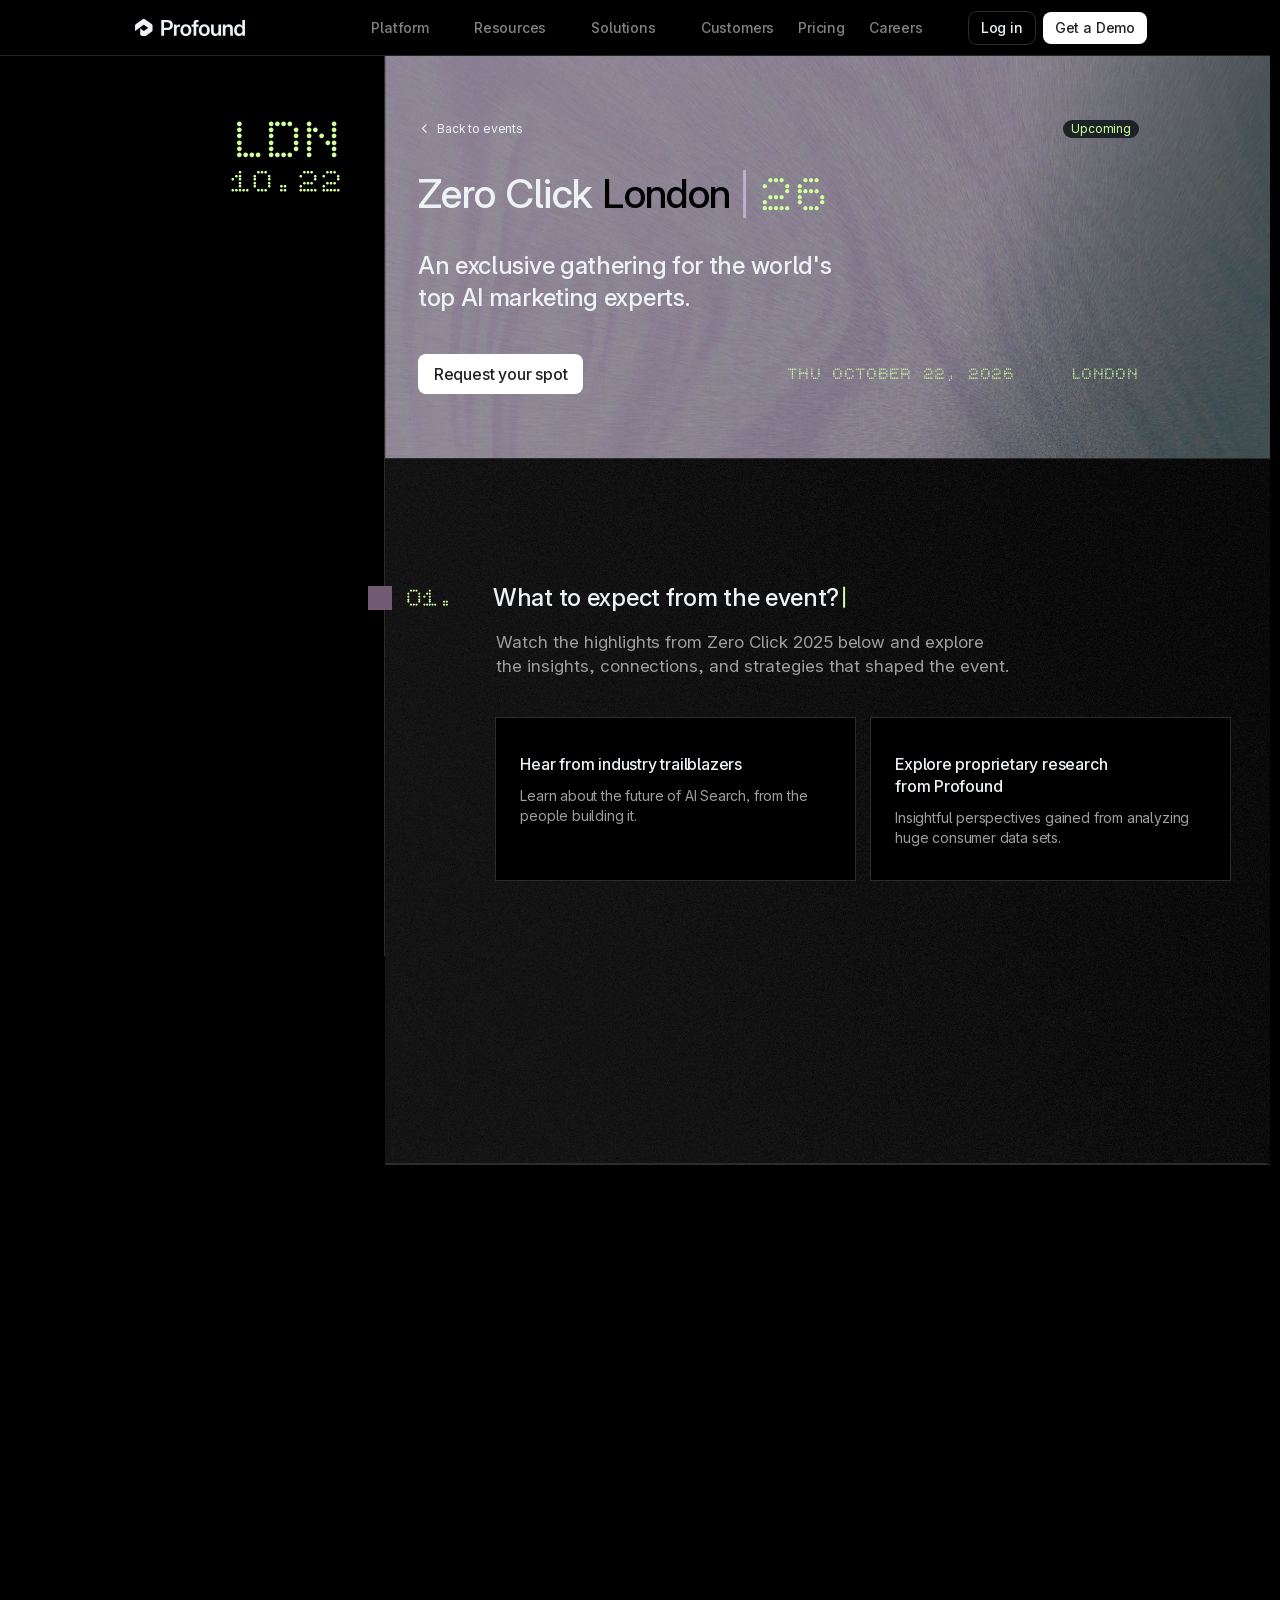
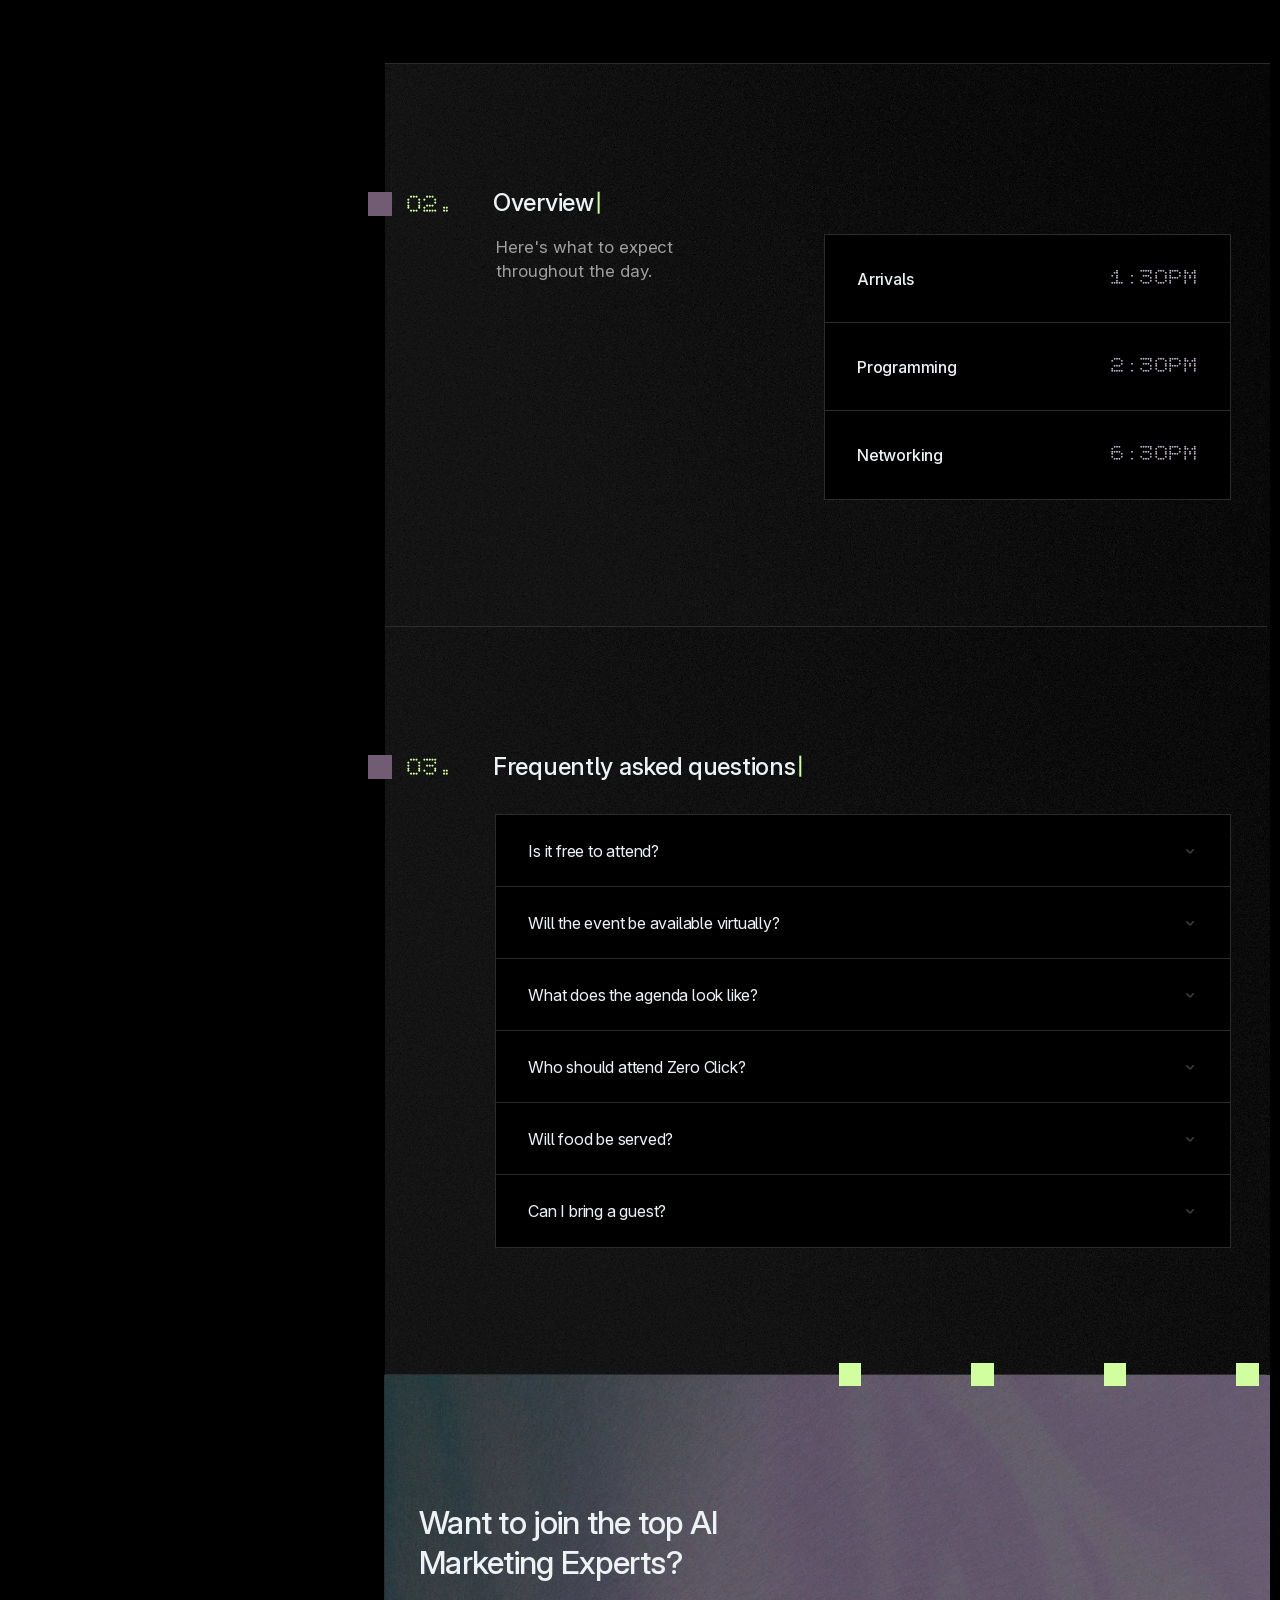
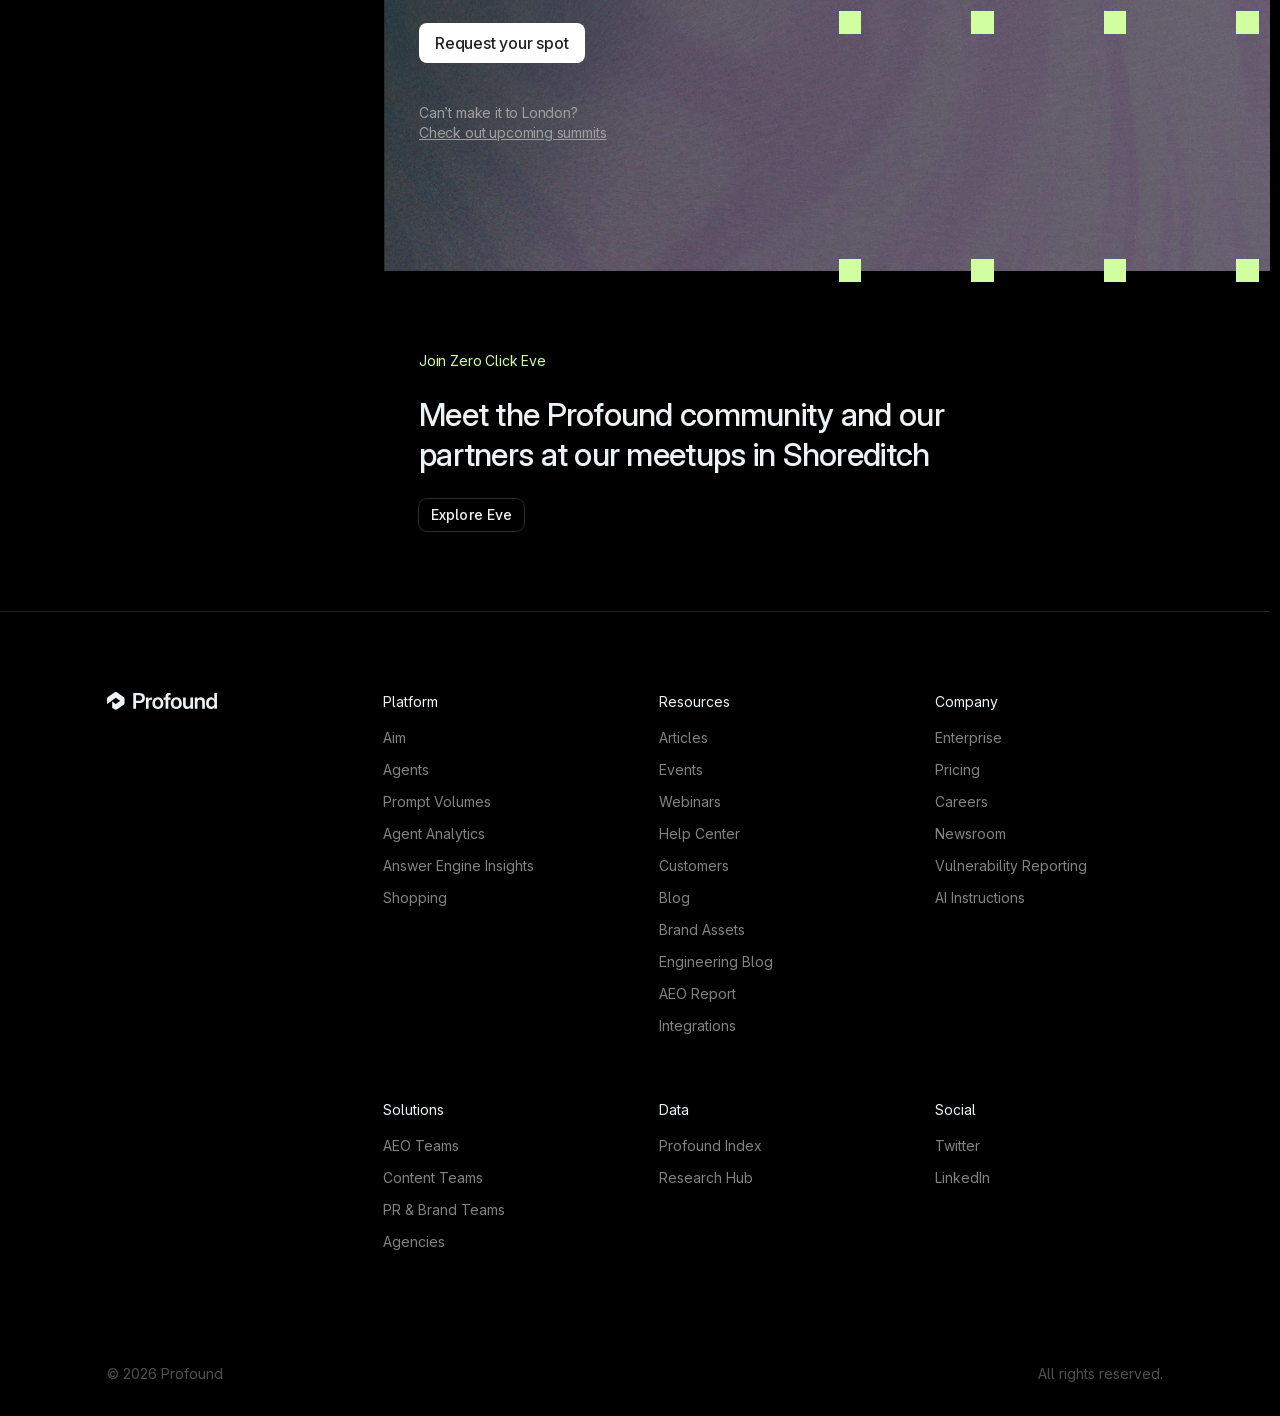
<file: london.html>
<!DOCTYPE html>
<html lang="es">
    <head>
        <meta charset="utf-8" />

        <meta name="viewport" content="width=device-width, initial-scale=1" />

        <title>Zero Click London | GEO / AEO Conference London 2026</title>

        <meta name="description" content="An exclusive gathering for the world&#x27;s top AI marketing experts." />

        <meta name="author" content="Profound" />
        <meta name="robots" content="index, follow" />

        <link rel="canonical" href="https://www.tryprofound.com/zeroclick/london" />

        <!-- Open Graph -->
        <meta property="og:type" content="website" />
        <meta property="og:url" content="https://www.tryprofound.com/zeroclick/london" />
        <meta property="og:title" content="Zero Click London | GEO / AEO Conference London 2026" />
        <meta property="og:description" content="An exclusive gathering for the world&#x27;s top AI marketing experts." />
        <meta property="og:image" content="assets/images/og-image.jpg" />

        <!-- Twitter -->
        <meta name="twitter:card" content="summary_large_image" />
        <meta name="twitter:title" content="Zero Click London | GEO / AEO Conference London 2026" />
        <meta name="twitter:description" content="An exclusive gathering for the world&#x27;s top AI marketing experts." />
        <meta name="twitter:image" content="assets/images/og-image.jpg" />

        <!-- Google Font -->
        <link rel="preconnect" href="https://fonts.googleapis.com">
        <link rel="preconnect" href="https://fonts.gstatic.com" crossorigin>
        <link href="https://fonts.googleapis.com/css2?family=Bitcount+Grid+Single:wght@100..900&display=swap" rel="stylesheet" />

        <!-- Styles -->
        <link rel="stylesheet" href="assets/css/styles.css" />

        <!-- Favicon -->
        <link rel="icon" type="image/png" href="assets/favicon/favicon-96x96.png" sizes="96x96" />
        <link rel="icon" type="image/svg+xml" href="assets/favicon/favicon.svg" />
        <link rel="shortcut icon" href="assets/favicon/favicon.ico" />
        <link rel="apple-touch-icon" sizes="180x180" href="assets/favicon/apple-touch-icon.png" />
        <meta name="apple-mobile-web-app-title" content="Zero Click" />
        <link rel="manifest" href="assets/favicon/site.webmanifest" />
    </head>

    <body class="page-event page-event--upcoming">
        <div class="event__wrapper">
            <!-- HEADER -->
            <header class="site-header">
                <div class="container site-header__container">
                    <div class="site-header__inner">
                        <div class="site-header__logo-wrapper">
                            <a href="zeroclick.html" class="site-header__logo" aria-label="Profound logo - Go to homepage">
                                <svg class="site-header__logo-svg" viewBox="0 0 340 55" aria-hidden="true" >
                                    <path
                                        fill="currentColor"
                                        d="M4.02597e-06 36.685V21.349C-0.000526443 20.2383 0.262632 19.1433 0.767834 18.1541C1.27304 17.1649 2.00585 16.3097 2.906 15.659L22.648 1.409C23.9159 0.493342 25.44 0.000346267 27.004 0L27.066 0C28.689 0 30.259 0.508 31.567 1.452L51.251 15.659C52.1512 16.3097 52.8841 17.1648 53.3893 18.154C53.8945 19.1432 54.1576 20.2382 54.157 21.349V33.651C54.1576 34.7617 53.8943 35.8567 53.3889 36.8457C52.8835 37.8348 52.1504 38.6897 51.25 39.34L31.527 53.562C30.2318 54.4966 28.6752 54.9997 27.078 55C25.4755 55.0001 23.9135 54.4963 22.613 53.56C20.032 51.701 15.881 48.705 15.881 48.705V29.777C15.881 29.528 16.161 29.384 16.363 29.529L26.901 37.134C27.007 37.211 27.15 37.211 27.256 37.134L40.261 27.748C40.3002 27.7196 40.3322 27.6824 40.3542 27.6393C40.3763 27.5961 40.3877 27.5484 40.3877 27.5C40.3877 27.4516 40.3763 27.4039 40.3542 27.3607C40.3322 27.3176 40.3002 27.2804 40.261 27.252L27.256 17.866C27.2043 17.8287 27.1422 17.8086 27.0785 17.8086C27.0148 17.8086 26.9527 17.8287 26.901 17.866L0.482004 36.933C0.436506 36.9659 0.382798 36.9855 0.326831 36.9897C0.270864 36.9939 0.214823 36.9826 0.164915 36.9569C0.115008 36.9312 0.0731844 36.8922 0.044077 36.8442C0.0149696 36.7962 -0.000284776 36.7411 4.02597e-06 36.685Z"
                                    />
                                    <path
                                        fill="currentColor"
                                        d="M157.241 16.4419C160.648 16.442 163.629 17.2098 166.184 18.7466C168.74 20.2825 170.727 22.4227 172.147 25.1665C173.588 27.8885 174.309 31.049 174.309 34.6489C174.309 38.2489 173.588 41.4093 172.147 44.1313C170.727 46.8532 168.74 48.9821 166.184 50.5181C163.629 52.0329 160.648 52.7895 157.241 52.7896C153.857 52.7896 150.875 52.033 148.298 50.5181C145.742 48.9821 143.744 46.8532 142.303 44.1313C140.883 41.4093 140.173 38.2489 140.173 34.6489C140.173 31.049 140.883 27.8885 142.303 25.1665C143.744 22.4227 145.742 20.2825 148.298 18.7466C150.875 17.2097 153.857 16.4419 157.241 16.4419ZM214.279 16.4419C217.685 16.4419 220.667 17.2097 223.223 18.7466C225.778 20.2825 227.765 22.4227 229.185 25.1665C230.626 27.8885 231.347 31.049 231.347 34.6489C231.347 38.2489 230.626 41.4093 229.185 44.1313C227.765 46.8532 225.778 48.9821 223.223 50.5181C220.667 52.033 217.686 52.7896 214.279 52.7896C210.894 52.7895 207.913 52.0329 205.336 50.5181C202.781 48.9821 200.782 46.8532 199.341 44.1313C197.921 41.4093 197.212 38.2489 197.212 34.6489C197.212 31.049 197.921 27.8885 199.341 25.1665C200.782 22.4227 202.781 20.2825 205.336 18.7466C207.913 17.2098 210.894 16.442 214.279 16.4419ZM243.323 37.645C243.323 40.191 243.934 42.1229 245.157 43.4399C246.402 44.7568 248.116 45.4146 250.3 45.4146C251.764 45.4145 253.063 45.1189 254.199 44.5259C255.334 43.9339 256.23 43.012 256.885 41.7612C257.54 40.4873 257.868 38.8631 257.868 36.8882V17.2319H266.156V51.9995H258.032V46.5913C257.153 48.0643 256.116 49.2854 254.92 50.2554C252.91 51.8793 250.399 52.6909 247.385 52.6909C244.982 52.6909 242.853 52.1759 240.997 51.144C239.14 50.0901 237.688 48.5433 236.64 46.5024C235.591 44.4385 235.067 41.9252 235.067 38.9624V17.2319H243.323V37.645ZM340 51.9995H331.876V46.6997H331.81C331.089 48.0377 330.194 49.1581 329.124 50.0571C328.071 50.938 326.859 51.6083 325.553 52.0327C324.243 52.4717 322.834 52.6909 321.327 52.6909C318.335 52.6909 315.703 51.9343 313.432 50.4204C311.183 48.9054 309.435 46.7869 308.19 44.0649C306.967 41.344 306.356 38.1825 306.356 34.5825C306.356 31.0267 306.978 27.8884 308.223 25.1665C309.468 22.4447 311.215 20.3269 313.465 18.812C315.714 17.2981 318.313 16.5405 321.262 16.5405C322.768 16.5405 324.166 16.7485 325.455 17.1655C326.765 17.5605 327.944 18.1763 328.993 19.0103C330.041 19.8442 330.937 20.8986 331.679 22.1704H331.745V2.94385H340V51.9995ZM99.7766 2.94287C103.359 2.94287 106.449 3.58003 109.048 4.85303C111.669 6.12602 113.677 7.93771 115.075 10.2856C116.494 12.6345 117.204 15.41 117.204 18.6147C117.204 21.8417 116.483 24.629 115.042 26.978C113.6 29.326 111.558 31.1479 108.916 32.4429C106.295 33.7158 103.194 34.353 99.6125 34.353H89.7844V52.0005H81.137V2.94287H99.7766ZM136.715 16.9028C137.283 16.9028 137.785 16.913 138.222 16.936C138.681 16.958 139.074 16.9907 139.402 17.0347V24.4097C138.89 24.3406 138.376 24.2855 137.862 24.2446C137.077 24.1769 136.29 24.1442 135.503 24.146C134.215 24.146 133.035 24.4529 131.965 25.0679C130.917 25.6609 130.076 26.5611 129.443 27.7681C128.831 28.975 128.525 30.4901 128.525 32.311V51.9995H120.27V17.2319H128.231V22.9937H128.329C128.962 20.9969 129.956 19.4816 131.31 18.4497C132.686 17.4187 134.488 16.9028 136.715 16.9028ZM196.473 9.62744H193.295C191.897 9.62744 190.903 9.92311 190.314 10.5161C189.724 11.1081 189.429 12.1186 189.429 13.5454V17.2319H196.473V23.9155H189.429V51.9995H181.141V23.9155H174.917V17.2319H181.141V12.1616C181.141 10.1638 181.545 8.48445 182.353 7.12354C183.161 5.74166 184.341 4.69854 185.891 3.99658C187.464 3.29359 189.386 2.94287 191.657 2.94287H196.473V9.62744ZM290.253 16.5405C292.677 16.5406 294.817 17.0667 296.674 18.1206C298.53 19.1526 299.982 20.6891 301.031 22.731C302.079 24.771 302.603 27.285 302.603 30.271V51.9995H294.315V31.5874C294.315 29.0414 293.703 27.1085 292.48 25.7915C291.279 24.4748 289.565 23.8169 287.337 23.8169C285.896 23.8169 284.607 24.1126 283.471 24.7056C282.336 25.2986 281.429 26.2202 280.752 27.4712C280.097 28.7232 279.77 30.3473 279.77 32.3442V51.9995H271.514V17.2319H279.639V22.6157C280.509 21.1488 281.54 19.93 282.718 18.9771C284.749 17.3531 287.261 16.5405 290.253 16.5405ZM157.241 23.3892C155.473 23.3892 153.932 23.8491 152.622 24.772C151.312 25.6719 150.296 26.9669 149.575 28.6567C148.876 30.3247 148.527 32.322 148.527 34.6489C148.527 36.9759 148.876 38.9731 149.575 40.6411C150.296 42.309 151.312 43.5927 152.622 44.4927C153.932 45.3926 155.472 45.8433 157.241 45.8433C159.01 45.8432 160.54 45.3926 161.827 44.4927C163.138 43.5927 164.142 42.3089 164.841 40.6411C165.562 38.9511 165.922 36.9539 165.922 34.6489C165.922 32.322 165.562 30.3247 164.841 28.6567C164.142 26.9669 163.138 25.6719 161.827 24.772C160.54 23.8501 159.01 23.3892 157.241 23.3892ZM214.279 23.3892C212.51 23.3892 210.971 23.8492 209.66 24.772C208.35 25.672 207.334 26.9668 206.614 28.6567C205.915 30.3247 205.565 32.322 205.565 34.6489C205.565 36.9759 205.915 38.9731 206.614 40.6411C207.334 42.3091 208.35 43.5927 209.66 44.4927C210.971 45.3925 212.51 45.8432 214.279 45.8433C216.047 45.8433 217.577 45.3926 218.865 44.4927C220.175 43.5927 221.181 42.3091 221.88 40.6411C222.6 38.9511 222.961 36.9539 222.961 34.6489C222.961 32.322 222.6 30.3247 221.88 28.6567C221.181 26.9668 220.175 25.6719 218.865 24.772C217.577 23.8501 216.047 23.3892 214.279 23.3892ZM323.26 23.4224C321.578 23.4224 320.093 23.8608 318.805 24.7388C317.516 25.5947 316.511 26.857 315.791 28.5249C315.07 30.1708 314.71 32.1907 314.71 34.5825C314.71 36.9755 315.07 39.0063 315.791 40.6743C316.511 42.3421 317.516 43.6045 318.805 44.4604C320.093 45.3164 321.578 45.7437 323.26 45.7437C325.073 45.7436 326.645 45.294 327.977 44.394C329.309 43.4731 330.347 42.1782 331.089 40.5103C331.832 38.8203 332.203 36.8435 332.203 34.5825C332.203 32.3227 331.832 30.3578 331.089 28.6899C330.347 27.0219 329.309 25.7272 327.977 24.8052C326.645 23.8832 325.073 23.4224 323.26 23.4224ZM89.7844 26.9126H99.2844C101.228 26.9126 102.9 26.5833 104.298 25.9243C105.717 25.2443 106.797 24.2889 107.54 23.0601C108.304 21.8091 108.687 20.3267 108.687 18.6147C108.687 16.903 108.304 15.4427 107.54 14.2358C106.797 13.0071 105.717 12.0637 104.298 11.4038C102.9 10.7238 101.228 10.3843 99.2844 10.3843H89.7844V26.9126Z"
                                    />
                                </svg>
                            </a>
                        </div>
        
                        <nav class="site-header__nav" aria-label="Primary navigation">
                            <ul class="site-header__nav-list">
                                <li class="site-header__nav-item">
                                    <button class="site-header__nav-link site-header__nav-link--dropdown" type="button" data-nav-dropdown="platform" aria-expanded="false">
                                        Platform
                                        <svg class="site-header__chevron" viewBox="0 0 16 16" aria-hidden="true">
                                            <path d="M4.22 6.22a.75.75 0 0 1 1.06 0L8 8.94l2.72-2.72a.75.75 0 1 1 1.06 1.06l-3.25 3.25a.75.75 0 0 1-1.06 0L4.22 7.28a.75.75 0 0 1 0-1.06Z"/>
                                        </svg>
                                    </button>
                                </li>
        
                                <li class="site-header__nav-item">
                                    <button class="site-header__nav-link site-header__nav-link--dropdown" type="button" data-nav-dropdown="resources" aria-expanded="false">
                                        Resources
                                        <svg class="site-header__chevron" viewBox="0 0 16 16" aria-hidden="true">
                                            <path d="M4.22 6.22a.75.75 0 0 1 1.06 0L8 8.94l2.72-2.72a.75.75 0 1 1 1.06 1.06l-3.25 3.25a.75.75 0 0 1-1.06 0L4.22 7.28a.75.75 0 0 1 0-1.06Z"/>
                                        </svg>
                                    </button>
                                </li>
        
                                <li class="site-header__nav-item">
                                    <button class="site-header__nav-link site-header__nav-link--dropdown" type="button" data-nav-dropdown="solutions" aria-expanded="false">
                                        Solutions
                                        <svg class="site-header__chevron" viewBox="0 0 16 16" aria-hidden="true">
                                            <path d="M4.22 6.22a.75.75 0 0 1 1.06 0L8 8.94l2.72-2.72a.75.75 0 1 1 1.06 1.06l-3.25 3.25a.75.75 0 0 1-1.06 0L4.22 7.28a.75.75 0 0 1 0-1.06Z"/>
                                        </svg>
                                    </button>
                                </li>
        
                                <li>
                                    <a class="site-header__nav-link" href="https://www.tryprofound.com/customers">
                                        Customers
                                    </a>
                                </li>
        
                                <li>
                                    <a class="site-header__nav-link" href="https://www.tryprofound.com/pricing">
                                        Pricing
                                    </a>
                                </li>
        
                                <li>
                                    <a class="site-header__nav-link" href="https://www.tryprofound.com/careers">
                                        Careers
                                    </a>
                                </li>
                            </ul>
                        </nav>
        
                        <div class="site-header__actions">
                            <a class="site-header__login" href="https://platform.tryprofound.com/welcome">
                                Log in
                            </a>
        
                            <a class="site-header__demo" href="https://www.tryprofound.com/contact-sales">
                                Get a Demo
                            </a>
                        </div>
        
                        <button class="site-header__menu-toggle" type="button" aria-label="Open menu" aria-expanded="false">
                            <span></span>
                            <span></span>
                        </button>
                    </div>

                </div>
            </header>

            <!-- CONTENT -->
            <main class="site-body">
                <div class="page-event__background">
                    <div class="event__background__column__left">
                        <div class="event__background__video">
                            <video class="event-hero__background-video" autoplay muted loop playsinline preload="metadata" aria-hidden="true">
                                <source src="assets/videos/london-bitmap.mp4" type="video/mp4">
                            </video>
                        </div>

                        <div class="event__hero__stamp event__data-stamp">
                            <span class="event__data-stamp__location text-identity text-zc-accent js-scramble" data-text="LDN" data-time="700">LDN</span>
                            <span class="event__data-stamp__date text-identity text-zc-accent js-scramble" data-text="10.22" data-time="900">10.22</span>
                        </div>
        
                    </div>
    
                    <div class="event__background__column__right">
    
                    </div>
                </div>
                
                <!-- Hero -->
                <section class="event__hero" id="Start">
                    <div class="event__hero__content">
                        <div class="container">
                            <h1 class="sr-only" id="zero-click-index-title">Zero Click London 2026</h1>

                            <div class="event__hero__wrapper">
                                <div class="event__hero__top">
                                    <a href="zeroclick.html#Events" class="event__back-link anchor">
                                        <svg class="event__back-link__icon" viewBox="0 0 16 16" aria-hidden="true">
                                            <path d="M10 3.5 5.5 8 10 12.5" fill="none" stroke="currentColor" stroke-width="1.5" stroke-linecap="round" stroke-linejoin="round" />
                                        </svg>
                                        <span class="text-label">Back to events</span>
                                    </a>
    
                                    <div class="event__hero__state">
                                        <div class="pill pill--upcoming">Upcoming</div>
                                    </div>  
                                </div>
    
                                <div class="event__hero__logo zero-click-logo" aria-label="Zero Click London 26">
                                    <span class="zero-click-logo__wordmark">
                                        <span class="zero-click-logo__word">
                                            <span class="zero-click-logo__letter">Z</span>
                                            <span class="zero-click-logo__letter">e</span>
                                            <span class="zero-click-logo__letter">r</span>
                                            <span class="zero-click-logo__letter">o</span>
                                        </span>
    
                                        <span class="zero-click-logo__space">&nbsp;</span>
    
                                        <span class="zero-click-logo__word">
                                            <span class="zero-click-logo__letter">C</span>
                                            <span class="zero-click-logo__letter">l</span>
                                            <span class="zero-click-logo__letter">i</span>
                                            <span class="zero-click-logo__letter">c</span>
                                            <span class="zero-click-logo__letter">k</span>
                                        </span>
    
                                        <span class="zero-click-logo__space">&nbsp;</span>
    
                                        <span class="zero-click-logo__word zero-click-logo__location">
                                            <span class="zero-click-logo__letter">L</span>
                                            <span class="zero-click-logo__letter">o</span>
                                            <span class="zero-click-logo__letter">n</span>
                                            <span class="zero-click-logo__letter">d</span>
                                            <span class="zero-click-logo__letter">o</span>
                                            <span class="zero-click-logo__letter">n</span>
                                        </span>
    
                                        <span class="zero-click-logo__caret"></span>
                                    </span>
    
    
                                    <span class="zero-click-logo__year">
                                        <span class="text-identity text-zc-accent js-scramble" data-text="26" data-time="1800">26</span>
                                    </span>
                                </div>
    
                                <p class="event__hero__subheading text-h4 text-pretty text-white event__hero__hide-on-scroll">An exclusive gathering for the world's top AI marketing experts.</p>
    
                                <div class="event__hero__footer">
                                    <button class="button button--light">Request your spot</button>
    
    
                                    <div class="event__hero__data event__data-stamp">
                                        <span class="text-identity text-zc-accent js-scramble" data-text="THU OCTOBER 22, 2026" data-time="700">THU OCTOBER 22, 2026</span>
                                        <span class="text-identity text-zc-accent js-scramble" data-text="LONDON" data-time="900">LONDON</span>
                                    </div>
                                </div>
                            </div>
            
                        </div>
                    </div>
                </section>
    
                <!-- Information -->
                <section class="event__information" id="information">
                    <div class="event__information__content">                        
                        <!-- What to expect -->
                        <div class="information-block information-block--event" id="what-to-expect">
                            <div class="container">
                                <div class="information-block__header">
                                    <span class="information-block__number text-identity text-zc-accent js-scramble" data-text="01." data-time="700">01.</span>
                                    <h2 class="information-block__title text-h4 text-pretty text-white js-typewriter" data-type-speed="18" data-type-delay="150">What to expect from the event?</h2>
                                </div>
    
                                <div class="information-block__body">
                                    <p class="information-block__text text-paragraph-medium text-secondary">Watch the highlights from Zero Click 2025 below and explore the insights, connections, and strategies that shaped the event.</p>
    
                                    <ul class="information-block__list--2col">
                                        <li class="information-block__list__item animation--in bottom-up">
                                            <div class="card--information">
                                                <h3 class="card--information__title text-h6 text-pretty text-white">Hear from industry trailblazers</h3>
                                                <p class="card--information__description text-paragraph-small text-secondary">Learn about the future of AI Search, from the people building it.</p>
                                            </div>
                                        </li>
                                        <li class="information-block__list__item animation--in bottom-up">
                                            <div class="card--information">
                                                <h3 class="card--information__title text-h6 text-pretty text-white">Explore proprietary research from Profound</h3>
                                                <p class="card--information__description text-paragraph-small text-secondary">Insightful perspectives gained from analyzing huge consumer data sets.</p>
                                            </div>
                                        </li>
                                        <li class="information-block__list__item animation--in bottom-up">
                                            <div class="card--information">
                                                <h3 class="card--information__title text-h6 text-pretty text-white">Absorb lessons from real practitioners</h3>
                                                <p class="card--information__description text-paragraph-small text-secondary">Connect with Profound customers on their playbooks and learnings.</p>
                                            </div>
                                        </li>
                                        <li class="information-block__list__item animation--in bottom-up">
                                            <div class="card--information">
                                                <h3 class="card--information__title text-h6 text-pretty text-white">Network with AI Search leaders</h3>
                                                <p class="card--information__description text-paragraph-small text-secondary">Engage with other leading thinkers in AI Search and create meaningful connections.</p>
                                            </div>
                                        </li>
                                    </ul>
                                </div>
                            </div>
                        </div>

                        <!-- Video -->
                        <div class="event__information__video">
                            <iframe allow="accelerometer; gyroscope; autoplay; encrypted-media; picture-in-picture;" allowfullscreen="" class="size-full object-cover" src="https://player.mux.com/QEtz2lLyNTjHVuc67b01WA4ic01EsLPMyVZER4lglXmgE?metadata-video-title=Zero+Click+London+2025&amp;video-title=Zero+Click+London+2025&amp;accent-color=%23232323&amp;thumbnail-time=0&amp;autoplay=true&amp;muted=true&amp;loop=true" title="Zero Click London 2025"></iframe>
                        </div> 

                        <!-- Overview -->
                        <div class="information-block information-block--event" id="overview">
                            <div class="container">
                                <div class="information-block__header">
                                    <span class="information-block__number text-identity text-zc-accent js-scramble" data-text="02." data-time="700">02.</span>
                                    <h2 class="information-block__title text-h4 text-pretty text-white js-typewriter" data-type-speed="18" data-type-delay="150">Overview</h2>
                                </div>
    
                                <div class="information-block__body information-block__body--2col">
                                    <p class="information-block__text text-paragraph-medium text-secondary">Here's what to expect throughout the day.</p>
    
                                    <ul class="information-block__list">
                                        <li class="information-block__list__item animation--in bottom-up">
                                            <div class="card--information card--information--row">
                                                <h3 class="card--information__title text-h6 text-pretty text-white">Arrivals</h3>
                                                <p class="card--information__time text-identity text-zc-primary js-scramble" data-text="1:30pm" data-time="700">1:30pm</p>
                                            </div>
                                        </li>
                                        <li class="information-block__list__item animation--in bottom-up">
                                            <div class="card--information card--information--row">
                                                <h3 class="card--information__title text-h6 text-pretty text-white">Programming</h3>
                                                <p class="card--information__time text-identity text-zc-primary js-scramble" data-text="2:30pm" data-time="900">2:30pm</p>
                                            </div>
                                        </li>
                                        <li class="information-block__list__item animation--in bottom-up">
                                            <div class="card--information card--information--row">
                                                <h3 class="card--information__title text-h6 text-pretty text-white">Networking</h3>
                                                <p class="card--information__time text-identity text-zc-primary js-scramble" data-text="6:30pm" data-time="1100">6:30pm</p>
                                            </div>
                                        </li>
                                    </ul>
                                </div>
                            </div>
                        </div>

                        <!-- FAQs -->
                        <div class="information-block information-block--event" id="what-to-expect">
                            <div class="container">
                                <div class="information-block__header">
                                    <span class="information-block__number text-identity text-zc-accent js-scramble" data-text="03." data-time="700">03.</span>
                                    <h2 class="information-block__title text-h4 text-pretty text-white js-typewriter" data-type-speed="18" data-type-delay="150">Frequently asked questions</h2>
                                </div>
    
                                <div class="information-block__body">
                                    <ul class="information-block__list--1col">
                                        <li class="information-block__list__item animation--in bottom-up">
                                            <div class="card--faq">
                                                <button class="card--faq__header" type="button" aria-expanded="false" aria-controls="faq-answer-1">
                                                    <h3 class="card--faq__question text-paragraph">Is it free to attend?</h3>
                                                    <svg class="card--faq__icon" viewBox="0 0 16 16" aria-hidden="true">
                                                        <path fill-rule="evenodd" clip-rule="evenodd" d="M4.22 6.22a.75.75 0 0 1 1.06 0L8 8.94l2.72-2.72a.75.75 0 1 1 1.06 1.06l-3.25 3.25a.75.75 0 0 1-1.06 0L4.22 7.28a.75.75 0 0 1 0-1.06Z" fill="currentColor" />
                                                    </svg>
                                                </button>
    
                                                <div class="card--faq__body" id="faq-answer-1">
                                                    <div class="card--faq__body-inner">
                                                        <p class="card--faq__answer text-paragraph-small text-secondary">
                                                            Yes! It's completely free to attend Zero Click. However, space is limited so please request your spot early.
                                                        </p>
                                                    </div>
                                                </div>
                                            </div>
                                        </li>
    
                                        <li class="information-block__list__item animation--in bottom-up">
                                            <div class="card--faq">
                                                <button class="card--faq__header" type="button" aria-expanded="false" aria-controls="faq-answer-2">
                                                    <h3 class="card--faq__question text-paragraph">Will the event be available virtually?</h3>
                                                    <svg class="card--faq__icon" viewBox="0 0 16 16" aria-hidden="true">
                                                        <path fill-rule="evenodd" clip-rule="evenodd" d="M4.22 6.22a.75.75 0 0 1 1.06 0L8 8.94l2.72-2.72a.75.75 0 1 1 1.06 1.06l-3.25 3.25a.75.75 0 0 1-1.06 0L4.22 7.28a.75.75 0 0 1 0-1.06Z" fill="currentColor" />
                                                    </svg>
                                                </button>
    
                                                <div class="card--faq__body" id="faq-answer-2">
                                                    <div class="card--faq__body-inner">
                                                        <p class="card--faq__answer text-paragraph-small text-secondary">
                                                            Zero Click will be in-person only. That said, we'll share recaps and recorded snippets after the event for those unable to attend.
                                                        </p>
                                                    </div>
                                                </div>
                                            </div>
                                        </li>
    
                                        <li class="information-block__list__item animation--in bottom-up">
                                            <div class="card--faq">
                                                <button class="card--faq__header" type="button" aria-expanded="false" aria-controls="faq-answer-3">
                                                    <h3 class="card--faq__question text-paragraph">What does the agenda look like?</h3>
                                                    <svg class="card--faq__icon" viewBox="0 0 16 16" aria-hidden="true">
                                                        <path fill-rule="evenodd" clip-rule="evenodd" d="M4.22 6.22a.75.75 0 0 1 1.06 0L8 8.94l2.72-2.72a.75.75 0 1 1 1.06 1.06l-3.25 3.25a.75.75 0 0 1-1.06 0L4.22 7.28a.75.75 0 0 1 0-1.06Z" fill="currentColor" />
                                                    </svg>
                                                </button>
    
                                                <div class="card--faq__body" id="faq-answer-3">
                                                    <div class="card--faq__body-inner">
                                                        <p class="card--faq__answer text-paragraph-small text-secondary">
                                                            The agenda will be updated on the site in the coming weeks.
                                                        </p>
                                                    </div>
                                                </div>
                                            </div>
                                        </li>
    
                                        <li class="information-block__list__item animation--in bottom-up">
                                            <div class="card--faq">
                                                <button class="card--faq__header" type="button" aria-expanded="false" aria-controls="faq-answer-4">
                                                    <h3 class="card--faq__question text-paragraph">Who should attend Zero Click?</h3>
                                                    <svg class="card--faq__icon" viewBox="0 0 16 16" aria-hidden="true">
                                                        <path fill-rule="evenodd" clip-rule="evenodd" d="M4.22 6.22a.75.75 0 0 1 1.06 0L8 8.94l2.72-2.72a.75.75 0 1 1 1.06 1.06l-3.25 3.25a.75.75 0 0 1-1.06 0L4.22 7.28a.75.75 0 0 1 0-1.06Z" fill="currentColor" />
                                                    </svg>
                                                </button>
    
                                                <div class="card--faq__body" id="faq-answer-4">
                                                    <div class="card--faq__body-inner">
                                                        <p class="card--faq__answer text-paragraph-small text-secondary">
                                                            If you are a marketer or technologist navigating the world of AI search, Zero Click is for you.
                                                        </p>
                                                    </div>
                                                </div>
                                            </div>
                                        </li>
    
                                        <li class="information-block__list__item animation--in bottom-up">
                                            <div class="card--faq">
                                                <button class="card--faq__header" type="button" aria-expanded="false" aria-controls="faq-answer-5">
                                                    <h3 class="card--faq__question text-paragraph">Will food be served?</h3>
                                                    <svg class="card--faq__icon" viewBox="0 0 16 16" aria-hidden="true">
                                                        <path fill-rule="evenodd" clip-rule="evenodd" d="M4.22 6.22a.75.75 0 0 1 1.06 0L8 8.94l2.72-2.72a.75.75 0 1 1 1.06 1.06l-3.25 3.25a.75.75 0 0 1-1.06 0L4.22 7.28a.75.75 0 0 1 0-1.06Z" fill="currentColor" />
                                                    </svg>
                                                </button>
    
                                                <div class="card--faq__body" id="faq-answer-5">
                                                    <div class="card--faq__body-inner">
                                                        <p class="card--faq__answer text-paragraph-small text-secondary">
                                                            Yes. There will be refreshments throughout and light bites served during the networking portion of the event. Gluten free and vegetarian options will be available.
                                                        </p>
                                                    </div>
                                                </div>
                                            </div>
                                        </li>
    
                                        <li class="information-block__list__item animation--in bottom-up">
                                            <div class="card--faq">
                                                <button class="card--faq__header" type="button" aria-expanded="false" aria-controls="faq-answer-6">
                                                    <h3 class="card--faq__question text-paragraph">Can I bring a guest?</h3>
                                                    <svg class="card--faq__icon" viewBox="0 0 16 16" aria-hidden="true">
                                                        <path fill-rule="evenodd" clip-rule="evenodd" d="M4.22 6.22a.75.75 0 0 1 1.06 0L8 8.94l2.72-2.72a.75.75 0 1 1 1.06 1.06l-3.25 3.25a.75.75 0 0 1-1.06 0L4.22 7.28a.75.75 0 0 1 0-1.06Z" fill="currentColor" />
                                                    </svg>
                                                </button>
    
                                                <div class="card--faq__body" id="faq-answer-6">
                                                    <div class="card--faq__body-inner">
                                                        <p class="card--faq__answer text-paragraph-small text-secondary">
                                                            Due to limited seats, we are asking that anyone who is interested in attending fills out a request form.
                                                        </p>
                                                    </div>
                                                </div>
                                            </div>
                                        </li>
                                    </ul>
                                </div>
                            </div>
                        </div>                        
                    </div>
                </section>
    
                <!-- CTA  Block -->
                <section class="cta-block cta-block--event" id="cta">
                    <div class="cta-block__background">
                        <div class="cta-block__background__left">
        
                        </div>
        
                        <div class="cta-block__background__right">
                            <div class="dots-overlay dots-overlay--half dots-overlay--accent">
                                <div class="dots-overlay__row">
                                    <div class="dots-overlay__dot"></div>
                                    <div class="dots-overlay__dot"></div>
                                    <div class="dots-overlay__dot"></div>
                                    <div class="dots-overlay__dot"></div>
                                </div>
                                <div class="dots-overlay__row">
                                    <div class="dots-overlay__dot"></div>
                                    <div class="dots-overlay__dot"></div>
                                    <div class="dots-overlay__dot"></div>
                                    <div class="dots-overlay__dot"></div>
                                </div>
                                <div class="dots-overlay__row">
                                    <div class="dots-overlay__dot"></div>
                                    <div class="dots-overlay__dot"></div>
                                    <div class="dots-overlay__dot"></div>
                                    <div class="dots-overlay__dot"></div>
                                </div>
                            </div>
        
                        </div>
                    </div>
    
                    <div class="cta-block__content">
                        <div class="container">
                            <h2 class="cta-block__title text-h3 text-pretty text-white animation--in bottom-up">Want to join the top AI Marketing Experts?</h2>
                            <button class="button button--light anchor animation--in bottom-up">Request your spot</button>

                            <div class="cta-block__footer animation--in bottom-up">
                                <p class="cta-block__footer__text text-paragraph-small text-secondary">
                                    Can’t make it to London?
                                    <a href="zeroclick.html">Check out upcoming summits</a>
                                </p>
                            </div>
                        </div>
                    </div>
                </section>

                <!-- CTA 2 Block -->
                <section class="cta-block cta-block--secondary cta-block--event" id="cta-secondary">
                    <div class="cta-block__content">
                        <div class="container">
                            <span class="card--information__description text-paragraph-small text-zc-accent animation--in bottom-up">
                                Join Zero Click Eve
                            </span>
                            <h2 class="cta-block__title text-h3 text-pretty text-white animation--in bottom-up">Meet the Profound community and our partners at our meetups in Shoreditch</h2>
                            <a href="/london-eve" class="button button--outline animation--in bottom-up">Explore Eve</a>
                        </div>
                    </div>
                </section>
            </main>

            <!-- FOOTER -->
            <footer class="site-footer" aria-label="Footer">
                <div class="container">
                    <div class="site-footer__grid">
                        <div class="site-footer__brand">
                            <a href="https://www.tryprofound.com/" class="site-footer__logo" aria-label="Profound logo - Go to homepage">
                                <svg class="site-header__logo-svg" viewBox="0 0 340 55" aria-hidden="true" >
                                    <path
                                        fill="currentColor"
                                        d="M4.02597e-06 36.685V21.349C-0.000526443 20.2383 0.262632 19.1433 0.767834 18.1541C1.27304 17.1649 2.00585 16.3097 2.906 15.659L22.648 1.409C23.9159 0.493342 25.44 0.000346267 27.004 0L27.066 0C28.689 0 30.259 0.508 31.567 1.452L51.251 15.659C52.1512 16.3097 52.8841 17.1648 53.3893 18.154C53.8945 19.1432 54.1576 20.2382 54.157 21.349V33.651C54.1576 34.7617 53.8943 35.8567 53.3889 36.8457C52.8835 37.8348 52.1504 38.6897 51.25 39.34L31.527 53.562C30.2318 54.4966 28.6752 54.9997 27.078 55C25.4755 55.0001 23.9135 54.4963 22.613 53.56C20.032 51.701 15.881 48.705 15.881 48.705V29.777C15.881 29.528 16.161 29.384 16.363 29.529L26.901 37.134C27.007 37.211 27.15 37.211 27.256 37.134L40.261 27.748C40.3002 27.7196 40.3322 27.6824 40.3542 27.6393C40.3763 27.5961 40.3877 27.5484 40.3877 27.5C40.3877 27.4516 40.3763 27.4039 40.3542 27.3607C40.3322 27.3176 40.3002 27.2804 40.261 27.252L27.256 17.866C27.2043 17.8287 27.1422 17.8086 27.0785 17.8086C27.0148 17.8086 26.9527 17.8287 26.901 17.866L0.482004 36.933C0.436506 36.9659 0.382798 36.9855 0.326831 36.9897C0.270864 36.9939 0.214823 36.9826 0.164915 36.9569C0.115008 36.9312 0.0731844 36.8922 0.044077 36.8442C0.0149696 36.7962 -0.000284776 36.7411 4.02597e-06 36.685Z"
                                    />
                                    <path
                                        fill="currentColor"
                                        d="M157.241 16.4419C160.648 16.442 163.629 17.2098 166.184 18.7466C168.74 20.2825 170.727 22.4227 172.147 25.1665C173.588 27.8885 174.309 31.049 174.309 34.6489C174.309 38.2489 173.588 41.4093 172.147 44.1313C170.727 46.8532 168.74 48.9821 166.184 50.5181C163.629 52.0329 160.648 52.7895 157.241 52.7896C153.857 52.7896 150.875 52.033 148.298 50.5181C145.742 48.9821 143.744 46.8532 142.303 44.1313C140.883 41.4093 140.173 38.2489 140.173 34.6489C140.173 31.049 140.883 27.8885 142.303 25.1665C143.744 22.4227 145.742 20.2825 148.298 18.7466C150.875 17.2097 153.857 16.4419 157.241 16.4419ZM214.279 16.4419C217.685 16.4419 220.667 17.2097 223.223 18.7466C225.778 20.2825 227.765 22.4227 229.185 25.1665C230.626 27.8885 231.347 31.049 231.347 34.6489C231.347 38.2489 230.626 41.4093 229.185 44.1313C227.765 46.8532 225.778 48.9821 223.223 50.5181C220.667 52.033 217.686 52.7896 214.279 52.7896C210.894 52.7895 207.913 52.0329 205.336 50.5181C202.781 48.9821 200.782 46.8532 199.341 44.1313C197.921 41.4093 197.212 38.2489 197.212 34.6489C197.212 31.049 197.921 27.8885 199.341 25.1665C200.782 22.4227 202.781 20.2825 205.336 18.7466C207.913 17.2098 210.894 16.442 214.279 16.4419ZM243.323 37.645C243.323 40.191 243.934 42.1229 245.157 43.4399C246.402 44.7568 248.116 45.4146 250.3 45.4146C251.764 45.4145 253.063 45.1189 254.199 44.5259C255.334 43.9339 256.23 43.012 256.885 41.7612C257.54 40.4873 257.868 38.8631 257.868 36.8882V17.2319H266.156V51.9995H258.032V46.5913C257.153 48.0643 256.116 49.2854 254.92 50.2554C252.91 51.8793 250.399 52.6909 247.385 52.6909C244.982 52.6909 242.853 52.1759 240.997 51.144C239.14 50.0901 237.688 48.5433 236.64 46.5024C235.591 44.4385 235.067 41.9252 235.067 38.9624V17.2319H243.323V37.645ZM340 51.9995H331.876V46.6997H331.81C331.089 48.0377 330.194 49.1581 329.124 50.0571C328.071 50.938 326.859 51.6083 325.553 52.0327C324.243 52.4717 322.834 52.6909 321.327 52.6909C318.335 52.6909 315.703 51.9343 313.432 50.4204C311.183 48.9054 309.435 46.7869 308.19 44.0649C306.967 41.344 306.356 38.1825 306.356 34.5825C306.356 31.0267 306.978 27.8884 308.223 25.1665C309.468 22.4447 311.215 20.3269 313.465 18.812C315.714 17.2981 318.313 16.5405 321.262 16.5405C322.768 16.5405 324.166 16.7485 325.455 17.1655C326.765 17.5605 327.944 18.1763 328.993 19.0103C330.041 19.8442 330.937 20.8986 331.679 22.1704H331.745V2.94385H340V51.9995ZM99.7766 2.94287C103.359 2.94287 106.449 3.58003 109.048 4.85303C111.669 6.12602 113.677 7.93771 115.075 10.2856C116.494 12.6345 117.204 15.41 117.204 18.6147C117.204 21.8417 116.483 24.629 115.042 26.978C113.6 29.326 111.558 31.1479 108.916 32.4429C106.295 33.7158 103.194 34.353 99.6125 34.353H89.7844V52.0005H81.137V2.94287H99.7766ZM136.715 16.9028C137.283 16.9028 137.785 16.913 138.222 16.936C138.681 16.958 139.074 16.9907 139.402 17.0347V24.4097C138.89 24.3406 138.376 24.2855 137.862 24.2446C137.077 24.1769 136.29 24.1442 135.503 24.146C134.215 24.146 133.035 24.4529 131.965 25.0679C130.917 25.6609 130.076 26.5611 129.443 27.7681C128.831 28.975 128.525 30.4901 128.525 32.311V51.9995H120.27V17.2319H128.231V22.9937H128.329C128.962 20.9969 129.956 19.4816 131.31 18.4497C132.686 17.4187 134.488 16.9028 136.715 16.9028ZM196.473 9.62744H193.295C191.897 9.62744 190.903 9.92311 190.314 10.5161C189.724 11.1081 189.429 12.1186 189.429 13.5454V17.2319H196.473V23.9155H189.429V51.9995H181.141V23.9155H174.917V17.2319H181.141V12.1616C181.141 10.1638 181.545 8.48445 182.353 7.12354C183.161 5.74166 184.341 4.69854 185.891 3.99658C187.464 3.29359 189.386 2.94287 191.657 2.94287H196.473V9.62744ZM290.253 16.5405C292.677 16.5406 294.817 17.0667 296.674 18.1206C298.53 19.1526 299.982 20.6891 301.031 22.731C302.079 24.771 302.603 27.285 302.603 30.271V51.9995H294.315V31.5874C294.315 29.0414 293.703 27.1085 292.48 25.7915C291.279 24.4748 289.565 23.8169 287.337 23.8169C285.896 23.8169 284.607 24.1126 283.471 24.7056C282.336 25.2986 281.429 26.2202 280.752 27.4712C280.097 28.7232 279.77 30.3473 279.77 32.3442V51.9995H271.514V17.2319H279.639V22.6157C280.509 21.1488 281.54 19.93 282.718 18.9771C284.749 17.3531 287.261 16.5405 290.253 16.5405ZM157.241 23.3892C155.473 23.3892 153.932 23.8491 152.622 24.772C151.312 25.6719 150.296 26.9669 149.575 28.6567C148.876 30.3247 148.527 32.322 148.527 34.6489C148.527 36.9759 148.876 38.9731 149.575 40.6411C150.296 42.309 151.312 43.5927 152.622 44.4927C153.932 45.3926 155.472 45.8433 157.241 45.8433C159.01 45.8432 160.54 45.3926 161.827 44.4927C163.138 43.5927 164.142 42.3089 164.841 40.6411C165.562 38.9511 165.922 36.9539 165.922 34.6489C165.922 32.322 165.562 30.3247 164.841 28.6567C164.142 26.9669 163.138 25.6719 161.827 24.772C160.54 23.8501 159.01 23.3892 157.241 23.3892ZM214.279 23.3892C212.51 23.3892 210.971 23.8492 209.66 24.772C208.35 25.672 207.334 26.9668 206.614 28.6567C205.915 30.3247 205.565 32.322 205.565 34.6489C205.565 36.9759 205.915 38.9731 206.614 40.6411C207.334 42.3091 208.35 43.5927 209.66 44.4927C210.971 45.3925 212.51 45.8432 214.279 45.8433C216.047 45.8433 217.577 45.3926 218.865 44.4927C220.175 43.5927 221.181 42.3091 221.88 40.6411C222.6 38.9511 222.961 36.9539 222.961 34.6489C222.961 32.322 222.6 30.3247 221.88 28.6567C221.181 26.9668 220.175 25.6719 218.865 24.772C217.577 23.8501 216.047 23.3892 214.279 23.3892ZM323.26 23.4224C321.578 23.4224 320.093 23.8608 318.805 24.7388C317.516 25.5947 316.511 26.857 315.791 28.5249C315.07 30.1708 314.71 32.1907 314.71 34.5825C314.71 36.9755 315.07 39.0063 315.791 40.6743C316.511 42.3421 317.516 43.6045 318.805 44.4604C320.093 45.3164 321.578 45.7437 323.26 45.7437C325.073 45.7436 326.645 45.294 327.977 44.394C329.309 43.4731 330.347 42.1782 331.089 40.5103C331.832 38.8203 332.203 36.8435 332.203 34.5825C332.203 32.3227 331.832 30.3578 331.089 28.6899C330.347 27.0219 329.309 25.7272 327.977 24.8052C326.645 23.8832 325.073 23.4224 323.26 23.4224ZM89.7844 26.9126H99.2844C101.228 26.9126 102.9 26.5833 104.298 25.9243C105.717 25.2443 106.797 24.2889 107.54 23.0601C108.304 21.8091 108.687 20.3267 108.687 18.6147C108.687 16.903 108.304 15.4427 107.54 14.2358C106.797 13.0071 105.717 12.0637 104.298 11.4038C102.9 10.7238 101.228 10.3843 99.2844 10.3843H89.7844V26.9126Z"
                                    />
                                </svg>
                            </a>
                        </div>

                        <div class="site-footer__group">
                            <p class="site-footer__title">Platform</p>

                            <div class="site-footer__links">
                                <a href="https://www.tryprofound.com/features/aim">Aim</a>
                                <a href="https://www.tryprofound.com/features/agents">Agents</a>
                                <a href="https://www.tryprofound.com/features/prompt-volumes">Prompt Volumes</a>
                                <a href="https://www.tryprofound.com/features/agent-analytics">Agent Analytics</a>
                                <a href="https://www.tryprofound.com/features/answer-engine-insights">Answer Engine Insights</a>
                                <a href="https://www.tryprofound.com/features/shopping">Shopping</a>
                            </div>
                        </div>

                        <div class="site-footer__group">
                            <p class="site-footer__title">Resources</p>

                            <div class="site-footer__links">
                                <a href="https://www.tryprofound.com/articles">Articles</a>
                                <a href="https://www.tryprofound.com/events">Events</a>
                                <a href="https://www.tryprofound.com/webinars">Webinars</a>
                                <a href="https://help.tryprofound.com/">Help Center</a>
                                <a href="https://www.tryprofound.com/customers">Customers</a>
                                <a href="https://www.tryprofound.com/blog">Blog</a>
                                <a href="https://www.tryprofound.com/brand">Brand Assets</a>
                                <a href="https://www.tryprofound.com/engineering">Engineering Blog</a>
                                <a href="https://www.tryprofound.com/aeo-report">AEO Report</a>
                                <a href="https://www.tryprofound.com/integrations">Integrations</a>
                            </div>
                        </div>

                        <div class="site-footer__group">
                            <p class="site-footer__title">Company</p>

                            <div class="site-footer__links">
                                <a href="https://www.tryprofound.com/enterprise">Enterprise</a>
                                <a href="https://www.tryprofound.com/pricing">Pricing</a>
                                <a href="https://www.tryprofound.com/careers">Careers</a>
                                <a href="https://www.tryprofound.com/newsroom">Newsroom</a>
                                <a href="https://www.tryprofound.com/vulnerability-reporting">Vulnerability Reporting</a>
                                <a href="https://www.tryprofound.com/ai-instructions">AI Instructions</a>
                            </div>
                        </div>

                        <div class="site-footer__group site-footer__group--solutions">
                            <p class="site-footer__title">Solutions</p>

                            <div class="site-footer__links">
                                <a href="https://www.tryprofound.com/solutions/aeo-teams">AEO Teams</a>
                                <a href="https://www.tryprofound.com/solutions/content-teams">Content Teams</a>
                                <a href="https://www.tryprofound.com/solutions/pr-teams">PR &amp; Brand Teams</a>
                                <a href="https://www.tryprofound.com/solutions/agencies">Agencies</a>
                            </div>
                        </div>

                        <div class="site-footer__group site-footer__group--data">
                            <p class="site-footer__title">Data</p>

                            <div class="site-footer__links">
                                <a href="https://www.tryprofound.com/profound-index">Profound Index</a>
                                <a href="https://www.tryprofound.com/research">Research Hub</a>
                            </div>
                        </div>

                        <div class="site-footer__group site-footer__group--social">
                            <p class="site-footer__title">Social</p>

                            <div class="site-footer__links">
                                <a href="https://x.com/intent/user?screen_name=profound">Twitter</a>
                                <a href="https://www.linkedin.com/company/tryprofound/">LinkedIn</a>
                            </div>
                        </div>

                    </div>

                    <div class="site-footer__bottom">
                        <p>© 2026 Profound</p>
                        <p>All rights reserved.</p>
                    </div>
                </div>
            </footer>
        </div>

    <!-- GSAP core -->
    <script src="https://cdnjs.cloudflare.com/ajax/libs/gsap/3.12.5/gsap.min.js"></script>
    <!--JS-->
    <script defer type="text/javascript" src="assets/js/global.js"></script>

    </body>
</html>
</file>
<file: assets/css/styles.css>
*,
*::before,
*::after {
  box-sizing: border-box;
  margin: 0;
  padding: 0;
}

html {
  -webkit-text-size-adjust: 100%;
  -webkit-tap-highlight-color: transparent;
}

html,
body {
  min-height: 100%;
}

body {
  margin: 0;
}

h1,
h2,
h3,
h4,
h5,
h6,
p {
  margin: 0;
}

ul,
ol {
  margin: 0;
  padding: 0;
  list-style: none;
}

a {
  color: inherit;
  text-decoration: none;
}

button,
input,
textarea,
select {
  margin: 0;
  padding: 0;
  border: 0;
  border-radius: 0;
  background: none;
  color: inherit;
  font: inherit;
}

button {
  cursor: pointer;
}

input,
textarea,
select {
  outline: none;
}

img,
picture,
video,
canvas,
svg {
  display: block;
  max-width: 100%;
}

img {
  height: auto;
}

table {
  border-collapse: collapse;
  border-spacing: 0;
}

button,
a {
  -webkit-tap-highlight-color: transparent;
}

@font-face {
  font-family: "InterVariable";
  font-style: normal;
  font-weight: 100 900;
  font-display: swap;
  src: url("../fonts/inter/InterVariable.woff2") format("woff2");
}
@font-face {
  font-family: "InterVariable";
  font-style: italic;
  font-weight: 100 900;
  font-display: swap;
  src: url("../fonts/inter/InterVariable-Italic.woff2") format("woff2");
}
:root {
  --header-height: 56px;
  --post-content-width: 632px;
  --header-z-index: 1000;
  --menu-mobile-z-index: 900;
  --container-max-width: 68rem;
  --container-padding-mobile: 20px;
  --container-padding-desktop: 16px;
  --font-inter: "InterVariable", "Inter", "SF Pro Display", -apple-system, BlinkMacSystemFont, "Segoe UI", Roboto, Oxygen, Ubuntu, Cantarell, "Open Sans", "Helvetica Neue", sans-serif;
  --font-bitcount: "Bitcount Grid Single", monospace;
  --font-weight-regular: 400;
  --font-weight-medium: 500;
  --font-weight-semibold: 600;
  --font-weight-bold: 700;
  --color-text-white-rgb: 237 242 245;
  --color-text-white: rgb(var(--color-text-white-rgb));
  --color-text-dark-rgb: 34 34 34;
  --color-text-dark: rgb(var(--color-text-dark-rgb));
  --color-text-secondary-rgb: 159 159 159;
  --color-text-secondary: rgb(var(--color-text-secondary-rgb));
  --color-text-tertiary-rgb: 80 80 80;
  --color-text-tertiary: rgb(var(--color-text-tertiary-rgb));
  --color-text-quaternary-rgb: 20 20 20;
  --color-text-quaternary: rgb(var(--color-text-quaternary-rgb));
  --color-text-gray-rgb: 130 130 130;
  --color-text-gray: rgb(var(--color-text-gray-rgb));
  --color-text-gray-light-rgb: 209 209 209;
  --color-text-gray-light: rgb(var(--color-text-gray-light-rgb));
  --color-text-link-rgb: 255 234 53;
  --color-text-link: rgb(var(--color-text-link-rgb));
  --color-text-link-blue-rgb: 71 168 255;
  --color-text-link-blue: rgb(var(--color-text-link-blue-rgb));
  --color-text-link-blue-underline-rgb: 54 168 255;
  --color-text-link-blue-underline: rgb(var(--color-text-link-blue-underline-rgb));
  --color-text-success-light-rgb: 8 255 182;
  --color-text-success-light: rgb(var(--color-text-success-light-rgb));
  --color-text-error-rgb: 255 35 35;
  --color-text-error: rgb(var(--color-text-error-rgb));
  --color-text-agent-analytics-rgb: 103 202 242;
  --color-text-agent-analytics: rgb(var(--color-text-agent-analytics-rgb));
  --color-text-shopping-rgb: 255 234 53;
  --color-text-shopping: rgb(var(--color-text-shopping-rgb));
  --color-text-answer-engine-insights-rgb: 35 255 189;
  --color-text-answer-engine-insights: rgb(var(--color-text-answer-engine-insights-rgb));
  --color-text-workflows-rgb: 147 93 255;
  --color-text-workflows: rgb(var(--color-text-workflows-rgb));
  --color-bg-black-rgb: 0 0 0;
  --color-bg-black: rgb(var(--color-bg-black-rgb));
  --color-bg-dark-rgb: 19 19 19;
  --color-bg-dark: rgb(var(--color-bg-dark-rgb));
  --color-bg-dark-gray-rgb: 23 23 23;
  --color-bg-dark-gray: rgb(var(--color-bg-dark-gray-rgb));
  --color-bg-light-gray-rgb: 51 51 51;
  --color-bg-light-gray: rgb(var(--color-bg-light-gray-rgb));
  --color-bg-light-rgb: 255 255 255;
  --color-bg-light: rgb(var(--color-bg-light-rgb));
  --color-bg-primary-rgb: 37 37 37;
  --color-bg-primary: rgb(var(--color-bg-primary-rgb));
  --color-bg-secondary-rgb: 80 80 80;
  --color-bg-secondary: rgb(var(--color-bg-secondary-rgb));
  --color-bg-tertiary-rgb: 20 20 20;
  --color-bg-tertiary: rgb(var(--color-bg-tertiary-rgb));
  --color-bg-quaternary-rgb: 13 13 13;
  --color-bg-quaternary: rgb(var(--color-bg-quaternary-rgb));
  --color-bg-success-rgb: 38 178 76;
  --color-bg-success: rgb(var(--color-bg-success-rgb));
  --color-bg-success-light-rgb: 8 255 182;
  --color-bg-success-light: rgb(var(--color-bg-success-light-rgb));
  --color-bg-error-rgb: 213 43 30;
  --color-bg-error: rgb(var(--color-bg-error-rgb));
  --color-bg-agent-analytics-rgb: 103 202 242;
  --color-bg-agent-analytics: rgb(var(--color-bg-agent-analytics-rgb));
  --color-bg-shopping-rgb: 255 234 53;
  --color-bg-shopping: rgb(var(--color-bg-shopping-rgb));
  --color-bg-answer-engine-insights-rgb: 35 255 189;
  --color-bg-answer-engine-insights: rgb(var(--color-bg-answer-engine-insights-rgb));
  --color-zero-click-rgb: 209 254 159;
  --color-zero-click: rgb(var(--color-zero-click-rgb));
  --color-zero-click-2026-primary-rgb: 188 177 201;
  --color-zero-click-2026-primary: rgb(var(--color-zero-click-2026-primary-rgb));
  --color-zero-click-2026-accent-rgb: 209 254 159;
  --color-zero-click-2026-accent: rgb(var(--color-zero-click-2026-accent-rgb));
  --color-zero-click-2026-dark-primary-rgb: 114 92 115;
  --color-zero-click-2026-dark-primary: rgb(var(--color-zero-click-2026-dark-primary-rgb));
  --color-zero-click-2026-darkest-primary-rgb: 43 34 43;
  --color-zero-click-2026-darkest-primary: rgb(var(--color-zero-click-2026-darkest-primary-rgb));
  --color-zero-click-2026-dark-accent-rgb: 27 35 37;
  --color-zero-click-2026-dark-accent: rgb(var(--color-zero-click-2026-dark-accent-rgb));
  --color-border-dark-rgb: 44 44 44;
  --color-border-dark: rgb(var(--color-border-dark-rgb));
  --color-border-light-rgb: 35 35 35;
  --color-border-light: rgb(var(--color-border-light-rgb));
  --color-text: var(--color-text-white);
  --color-text-muted: var(--color-text-tertiary);
  --color-background: var(--color-bg-black);
  --color-surface: var(--color-bg-dark);
  --color-surface-elevated: var(--color-bg-dark-gray);
  --color-border: var(--color-border-dark);
  --color-accent: var(--color-zero-click);
  --motion-fast: .2s;
  --motion-default: .3s;
  --motion-reveal: .6s;
  --motion-reveal-soft: .9s;
  --motion-cursor: 1s;
}

html {
  background-color: var(--color-background);
  color: var(--color-text);
  font-family: var(--font-inter);
  font-optical-sizing: auto;
  font-feature-settings: "cv01", "ss03", "cv05";
  -webkit-font-smoothing: antialiased;
  text-rendering: optimizeLegibility;
  line-height: 1.5;
  color-scheme: dark;
  scrollbar-gutter: stable;
  scroll-behavior: smooth;
}

body {
  min-width: 320px;
  min-height: 100vh;
  background-color: var(--color-background);
  color: var(--color-text);
  font-family: inherit;
}

::selection {
  background-color: var(--color-accent);
  color: var(--color-bg-black);
}

* {
  scrollbar-width: thin;
}

::-webkit-scrollbar {
  width: 6px;
  height: 6px;
}

::-webkit-scrollbar-track {
  background: transparent;
}

::-webkit-scrollbar-thumb {
  border-radius: 9999px;
  background: var(--color-border-dark);
}

::-webkit-scrollbar-thumb:hover {
  background: var(--color-bg-secondary);
}

.sr-only {
  clip-path: inset(50%);
  white-space: nowrap;
  border-width: 0;
  width: 1px;
  height: 1px;
  margin: -1px;
  padding: 0;
  position: absolute;
  overflow: hidden;
}

@keyframes simple-fade-in {
  from {
    opacity: var(--opacity-from, 0);
  }
  to {
    opacity: 1;
  }
}
@keyframes simple-fade-out {
  from {
    opacity: 1;
  }
  to {
    opacity: var(--opacity-to, 0);
  }
}
@keyframes stagger-fade-in {
  from {
    opacity: 0;
    filter: blur(8px);
    transform: translateY(24px) rotateX(26deg);
  }
  to {
    opacity: 1;
    filter: blur(0);
    transform: translateY(0) rotateX(0);
  }
}
@keyframes stagger-fade-in-soft {
  from {
    opacity: 0;
    filter: blur(3px);
    transform: translateY(12px) rotateX(8deg);
  }
  to {
    opacity: 1;
    filter: blur(0);
    transform: translateY(0) rotateX(0);
  }
}
@keyframes content-fade-in {
  from {
    opacity: 0;
    filter: blur(4px);
    transform: translateY(-5%) scale(0.96);
  }
  to {
    opacity: 1;
    filter: blur(0);
    transform: translateY(0) scale(1);
  }
}
@keyframes content-fade-out {
  from {
    opacity: 1;
    filter: blur(0);
    transform: translateY(0) scale(1);
  }
  to {
    opacity: 0;
    filter: blur(4px);
    transform: translateY(-5%) scale(0.96);
  }
}
@keyframes cursor-slide-in {
  from {
    opacity: 0.25;
    filter: blur(4px);
    transform: translate(32px, 80px);
  }
  to {
    opacity: 1;
    filter: blur(0);
    transform: translate(0, 0);
  }
}
@keyframes cursor-float {
  0% {
    transform: translate(0, 0);
  }
  33% {
    transform: translate(var(--float-x1, 3px), var(--float-y1, -2px));
  }
  66% {
    transform: translate(var(--float-x2, -2px), var(--float-y2, 4px));
  }
  100% {
    transform: translate(0, 0);
  }
}
@keyframes cursor-fade-out {
  from {
    opacity: 1;
    transform: translate(0, 0);
  }
  to {
    opacity: 0;
    transform: translate(20px, 40px);
  }
}
@keyframes blink-caret {
  0%, 50% {
    opacity: 1;
  }
  51%, 100% {
    opacity: 0;
  }
}
@keyframes caret-appear {
  to {
    opacity: 1;
  }
}
@keyframes selection-grow {
  from {
    opacity: 0;
    transform: scaleX(0.1);
  }
  to {
    opacity: 1;
    transform: scaleX(1);
  }
}
@keyframes blink-opacity {
  0% {
    opacity: 0.2;
  }
  50% {
    opacity: 1;
  }
  100% {
    opacity: 0.2;
  }
}
@keyframes zero-click-gradient {
  from {
    transform: rotate(0deg);
  }
  to {
    transform: rotate(360deg);
  }
}
@keyframes zero-click-logo-reveal {
  from {
    opacity: 0;
    filter: blur(8px);
  }
  to {
    opacity: 1;
    filter: blur(0);
  }
}
@keyframes zero-click-letter-reveal {
  to {
    opacity: 1;
    visibility: visible;
    filter: blur(0);
  }
}
@keyframes caret-appear {
  to {
    opacity: 1;
  }
}
@keyframes shape-drift {
  from {
    transform: translate3d(calc(var(--drift-x, 0px) * -1), calc(var(--drift-y, 6px) * -1), 0);
  }
  to {
    transform: translate3d(var(--drift-x, 0px), var(--drift-y, 6px), 0);
  }
}
@keyframes grid-walk {
  from {
    transform: translate3d(0, 0, 0);
  }
  to {
    transform: translate3d(0, calc(var(--pattern-row-height, 20px) * var(--grid-walk-direction, 1)), 0);
  }
}
.typewriter {
  position: relative;
  display: inline-block;
}
.typewriter__letter {
  opacity: 0;
  visibility: hidden;
}
.typewriter__letter.is-visible {
  opacity: 1;
  visibility: visible;
}
.typewriter__caret {
  position: absolute;
  top: 50%;
  left: 6px;
  width: 2px;
  height: 0.9em;
  background-color: var(--color-zero-click);
  transform: translateY(-50%);
  transition: transform 0.01s linear;
}
.typewriter__caret.is-blinking {
  animation: blink-caret 1s step-end infinite;
}

.animation--in {
  transition: opacity 0.6s cubic-bezier(0.25, 0.46, 0.45, 0.94), transform 0.6s cubic-bezier(0.25, 0.46, 0.45, 0.94), filter 0.6s cubic-bezier(0.25, 0.46, 0.45, 0.94);
}
.animation--in.bottom-up:not(.visible) {
  opacity: 0;
  transform: translateY(48px);
}
.animation--in.up-bottom:not(.visible) {
  opacity: 0;
  transform: translateY(-48px);
}
.animation--in.left-right:not(.visible) {
  opacity: 0;
  transform: translateX(-48px);
}
.animation--in.right-left:not(.visible) {
  opacity: 0;
  transform: translateX(48px);
}
.animation--in.fade-in:not(.visible) {
  opacity: 0;
}
.animation--in.zoom-in:not(.visible) {
  opacity: 0;
  transform: scale(0.96);
}
.animation--in.blur-out:not(.visible) {
  opacity: 0;
  filter: blur(8px);
}
.animation--in.visible {
  opacity: 1;
  transform: translate(0) scale(1);
  filter: blur(0);
}

.animate--fade-in {
  opacity: 0;
  animation: simple-fade-in 0.3s cubic-bezier(0.25, 0.46, 0.45, 0.94) 0s forwards;
}

.animate--stagger-in {
  opacity: 0;
  animation: stagger-fade-in 0.6s cubic-bezier(0.25, 0.46, 0.45, 0.94) 0s forwards;
}

.animate--stagger-in-soft {
  opacity: 0;
  animation: stagger-fade-in-soft 0.9s cubic-bezier(0.25, 0.46, 0.45, 0.94) 0s forwards;
}

.animate--cursor-slide {
  opacity: 0;
  animation: cursor-slide-in 1s cubic-bezier(0.25, 0.46, 0.45, 0.94) 0s forwards;
}

.animate--cursor-float {
  animation: cursor-float 4s ease-in-out infinite;
}

.animate--cursor-blink {
  animation: blink-caret 1s step-end infinite;
}

@media (prefers-reduced-motion: reduce) {
  *,
  *::before,
  *::after {
    scroll-behavior: auto !important;
    animation-duration: 0.01ms !important;
    animation-delay: 0s !important;
    animation-iteration-count: 1 !important;
    transition-duration: 0.01ms !important;
  }
}
.container {
  width: 100%;
  max-width: var(--container-max-width);
  margin-inline: auto;
  padding-inline: var(--container-padding-mobile);
  display: flex;
  flex-direction: column;
  flex-wrap: nowrap;
  justify-content: flex-start;
  align-items: stretch;
  align-content: stretch;
}
@media (min-width: 48rem) {
  .container {
    padding-inline: var(--container-padding-desktop);
  }
}

.modal {
  position: fixed;
  inset: 0;
  z-index: 2000;
  display: flex;
  flex-direction: row;
  flex-wrap: nowrap;
  justify-content: center;
  align-items: center;
  align-content: center;
  padding: 2rem;
  opacity: 0;
  visibility: hidden;
  pointer-events: none;
  transition: opacity 0.3s cubic-bezier(0.25, 0.46, 0.45, 0.94), visibility 0.3s cubic-bezier(0.25, 0.46, 0.45, 0.94);
}
.modal.is-open {
  opacity: 1;
  visibility: visible;
  pointer-events: auto;
}
.modal.is-open .modal__content {
  opacity: 1;
  transform: scale(1);
  filter: blur(0);
}
.modal__backdrop {
  position: absolute;
  inset: 0;
  background-color: rgb(var(--color-bg-black-rgb)/0.85);
  backdrop-filter: blur(8px);
}
.modal__content {
  position: relative;
  z-index: 1;
  width: 100%;
  max-width: 1200px;
  opacity: 0;
  transform: scale(0.96);
  filter: blur(8px);
  transition: opacity 0.35s cubic-bezier(0.25, 0.46, 0.45, 0.94), transform 0.35s cubic-bezier(0.25, 0.46, 0.45, 0.94), filter 0.35s cubic-bezier(0.25, 0.46, 0.45, 0.94);
}
.modal__player {
  position: relative;
  width: 100%;
  aspect-ratio: 16/9;
  overflow: hidden;
  background-color: var(--color-bg-black);
}
.modal__iframe {
  position: absolute;
  inset: 0;
  width: 100%;
  height: 100%;
  border: 0;
}
.modal__close {
  position: absolute;
  top: -2rem;
  right: -2rem;
  z-index: 2;
  display: flex;
  align-items: center;
  justify-content: center;
  width: 2rem;
  height: 2rem;
  border-radius: 100%;
  padding: 0;
  border: 0;
  background: var(--color-bg-black);
  color: var(--color-text-white);
  cursor: pointer;
  transition: opacity 0.2s ease-in-out;
}
.modal__close:hover {
  opacity: 0.6;
}
.modal__close svg {
  width: 1rem;
  height: 1rem;
}

body.modal-open {
  overflow: hidden;
}

@media (hover: none) {
  .home__hero__video {
    cursor: pointer;
  }
  .video-tooltip {
    display: none;
  }
}
.information-block {
  position: relative;
}
.information-block#library::before {
  background-size: 100% auto;
  background-repeat: repeat-y;
}
.information-block::before {
  content: "";
  width: 69.7%;
  height: 100%;
  background-image: url("../images/bg-grain-xl.webp");
  background-size: cover;
  background-position: top left;
  background-repeat: no-repeat;
  position: absolute;
  top: 0;
  left: 30.3%;
  z-index: -1;
  mix-blend-mode: lighten;
  opacity: 0.1;
}
@media (orientation: portrait) {
  .information-block::before {
    left: 0;
  }
}
.information-block::after {
  content: "";
  width: 69.5%;
  height: 1px;
  background: var(--color-border-dark);
  position: absolute;
  top: calc(100% - 1px);
  left: 30.3%;
}
@media (orientation: portrait) {
  .information-block::after {
    left: 0;
    width: 100%;
  }
}
.information-block__header {
  display: flex;
  flex-direction: column;
  flex-wrap: nowrap;
  justify-content: flex-start;
  align-items: stretch;
  align-content: stretch;
  gap: 2.3rem;
  padding-inline: 1.2rem 0;
}
@media (min-width: 40rem) {
  .information-block__header {
    flex-direction: row;
  }
}
@media (orientation: portrait) {
  .information-block__header {
    gap: 1rem;
  }
}
@media (min-width: 40rem) and (orientation: portrait) {
  .information-block__header {
    padding-inline: 2rem;
  }
}
@media (min-width: 48rem) {
  .information-block__header {
    padding-inline: var(--container-padding-desktop);
  }
}
.information-block__number {
  position: relative;
  font-size: 1.7rem;
}
.information-block__number::before {
  content: "";
  width: 1.5rem;
  height: 1.5rem;
  background: var(--color-zero-click-2026-dark-primary);
  position: absolute;
  right: calc(100% + 0.9rem);
  top: 0;
}
@media (orientation: portrait) {
  .information-block__number::before {
    right: calc(100% + 1rem);
    top: -0.1rem;
  }
}
.information-block__title {
  margin-top: -0.3rem;
}
.information-block__text {
  width: 100%;
}
@media (min-width: 48rem) {
  .information-block__text {
    width: 95%;
  }
}
@media (min-width: 80rem) {
  .information-block__text {
    width: 70%;
  }
}
.information-block__body {
  padding: 0 1.2rem;
  margin-top: 1rem;
  display: flex;
  flex-direction: column;
  flex-wrap: nowrap;
  justify-content: flex-start;
  align-items: stretch;
  align-content: stretch;
  gap: 2.5rem;
}
@media (min-width: 48rem) {
  .information-block__body {
    padding: 0 9.1rem 0 6.6rem;
  }
}
@media (min-width: 64rem) {
  .information-block__body {
    padding-right: 1.5rem;
  }
}
@media (min-width: 40rem) and (orientation: portrait) {
  .information-block__body {
    padding: 0 0 0 5.2rem;
  }
}
.information-block__body--2col {
  display: flex;
  flex-direction: column;
  flex-wrap: nowrap;
  justify-content: flex-start;
  align-items: flex-start;
  align-content: flex-start;
  gap: 1.5rem;
}
@media (min-width: 48rem) {
  .information-block__body--2col {
    gap: 4.5rem;
    flex-direction: row;
  }
}
@media (min-width: 40rem) and (orientation: portrait) {
  .information-block__body--2col {
    gap: 2.5rem;
  }
}
.information-block__body--2col .information-block__text {
  width: 100%;
}
@media (min-width: 48rem) {
  .information-block__body--2col .information-block__text {
    width: 35%;
  }
}
@media (min-width: 120rem) {
  .information-block__body--2col .information-block__text {
    width: 50%;
  }
}
@media (min-width: 40rem) and (orientation: portrait) {
  .information-block__body--2col .information-block__text {
    width: 35%;
  }
}
.information-block__body--2col .information-block__list {
  width: 100%;
  flex-grow: 1;
}
@media (min-width: 48rem) {
  .information-block__body--2col .information-block__list {
    width: 50%;
  }
}
.information-block__list--1col {
  margin-top: 1rem;
  display: flex;
  flex-direction: column;
  flex-wrap: nowrap;
  justify-content: flex-start;
  align-items: stretch;
  align-content: stretch;
}
.information-block__list--1col li .card--faq {
  width: 100%;
}
.information-block__list--2col {
  display: flex;
  flex-direction: column;
  flex-wrap: nowrap;
  justify-content: flex-start;
  align-items: stretch;
  align-content: stretch;
  gap: 1rem;
}
@media (min-width: 48rem) {
  .information-block__list--2col {
    flex-direction: row;
    flex-wrap: wrap;
  }
}
.information-block__list--2col li {
  width: 100%;
}
@media (min-width: 48rem) {
  .information-block__list--2col li {
    width: calc(50% - 0.5rem);
  }
}
.information-block__list--2col li .card--information {
  height: 100%;
}
.information-block__list--nogap {
  gap: 1rem;
}
@media (min-width: 48rem) {
  .information-block__list--nogap {
    gap: 0;
  }
}
.information-block__list--grid {
  display: flex;
  flex-direction: row;
  flex-wrap: wrap;
  justify-content: flex-start;
  align-items: stretch;
  align-content: stretch;
}
.information-block__list--grid li {
  width: 50%;
  flex-grow: 1;
}
@media (min-width: 48rem) {
  .information-block__list--grid li {
    width: 25%;
  }
}
.information-block__list--grid li .card--logo--centered {
  width: 100%;
}
.information-block__list--grid li .card--logo--centered__logo {
  display: block;
  width: max-content;
}
.information-block__list--grid li .card--logo--centered__logo--reddit, .information-block__list--grid li .card--logo--centered__logo--delta, .information-block__list--grid li .card--logo--centered__logo--profound {
  height: 18px;
}
@media (min-width: 48rem) {
  .information-block__list--grid li .card--logo--centered__logo--reddit, .information-block__list--grid li .card--logo--centered__logo--delta, .information-block__list--grid li .card--logo--centered__logo--profound {
    height: 24px;
  }
}
.information-block__list--grid li .card--logo--centered__logo--linkedin, .information-block__list--grid li .card--logo--centered__logo--usbank, .information-block__list--grid li .card--logo--centered__logo--stripe, .information-block__list--grid li .card--logo--centered__logo--ipullrank, .information-block__list--grid li .card--logo--centered__logo--openai {
  height: 20px;
}
@media (min-width: 48rem) {
  .information-block__list--grid li .card--logo--centered__logo--linkedin, .information-block__list--grid li .card--logo--centered__logo--usbank, .information-block__list--grid li .card--logo--centered__logo--stripe, .information-block__list--grid li .card--logo--centered__logo--ipullrank, .information-block__list--grid li .card--logo--centered__logo--openai {
    height: 32px;
  }
}
.information-block__list--grid li .card--logo--centered__logo--cvs, .information-block__list--grid li .card--logo--centered__logo--expedia, .information-block__list--grid li .card--logo--centered__logo--webflow, .information-block__list--grid li .card--logo--centered__logo--parallel {
  height: 16px;
}
@media (min-width: 48rem) {
  .information-block__list--grid li .card--logo--centered__logo--cvs, .information-block__list--grid li .card--logo--centered__logo--expedia, .information-block__list--grid li .card--logo--centered__logo--webflow, .information-block__list--grid li .card--logo--centered__logo--parallel {
    height: 20px;
  }
}
.information-block__list--grid li .card--logo--centered__logo--ramp, .information-block__list--grid li .card--logo--centered__logo--coca-cola {
  height: 20px;
}
@media (min-width: 48rem) {
  .information-block__list--grid li .card--logo--centered__logo--ramp, .information-block__list--grid li .card--logo--centered__logo--coca-cola {
    height: 28px;
  }
}
.information-block__list--grid li .card--logo--centered__logo--figma, .information-block__list--grid li .card--logo--centered__logo--pmx {
  height: 36px;
}
@media (min-width: 48rem) {
  .information-block__list--grid li .card--logo--centered__logo--figma, .information-block__list--grid li .card--logo--centered__logo--pmx {
    height: 48px;
  }
}
.information-block__list--grid li .card--logo--centered__logo--g2 {
  height: 32px;
}
@media (min-width: 48rem) {
  .information-block__list--grid li .card--logo--centered__logo--g2 {
    height: 40px;
  }
}
.information-block__list--grid li .card--logo--centered__logo--gamma {
  height: 18px;
}
@media (min-width: 48rem) {
  .information-block__list--grid li .card--logo--centered__logo--gamma {
    height: 22px;
  }
}

.cta-block {
  position: relative;
}
.cta-block__background {
  position: absolute;
  top: 0;
  left: 0;
  width: 100%;
  height: 100%;
  z-index: 1;
  display: flex;
  flex-direction: row;
  flex-wrap: nowrap;
  justify-content: flex-start;
  align-items: stretch;
  align-content: stretch;
}
.cta-block__background__left {
  width: 30.5%;
  position: sticky;
  top: 0;
  border-right: 1px solid var(--color-border-dark);
}
@media (orientation: portrait) {
  .cta-block__background__left {
    display: none;
  }
}
.cta-block__background__right {
  width: 70%;
  position: relative;
  background-image: url("../images/bg-cta.webp");
  background-size: cover;
  background-position: top right;
  background-repeat: no-repeat;
}
@media (orientation: portrait) {
  .cta-block__background__right {
    width: 100%;
    background-position: top left;
  }
}
.cta-block__content {
  position: relative;
  z-index: 2;
}
.cta-block__content .container {
  padding: 6rem 0 6rem 1.5rem;
  display: flex;
  flex-direction: column;
  flex-wrap: nowrap;
  justify-content: flex-start;
  align-items: stretch;
  align-content: stretch;
  gap: 2.5rem;
}
@media (min-width: 48rem) {
  .cta-block__content .container {
    padding: 8rem 8rem 8rem 15%;
  }
}
@media (min-width: 64rem) {
  .cta-block__content .container {
    padding-left: 23rem;
  }
}
@media (min-width: 80rem) {
  .cta-block__content .container {
    padding-left: 20.5rem;
  }
}
@media (min-width: 120rem) {
  .cta-block__content .container {
    padding-left: 18rem;
  }
}
@media (min-width: 40rem) and (orientation: portrait) {
  .cta-block__content .container {
    padding: 8rem 0 8rem 3rem;
  }
}
.cta-block__title {
  width: 70%;
}
@media (min-width: 48rem) and (orientation: portrait) {
  .cta-block__title {
    width: 62%;
  }
}
@media (min-width: 96rem) {
  .cta-block__title {
    width: 50%;
  }
}
.cta-block__footer__text {
  display: flex;
  flex-direction: column;
  flex-wrap: nowrap;
  justify-content: flex-start;
  align-items: flex-start;
  align-content: flex-start;
  gap: 0;
  color: var(--color-zero-click-2026-primary);
}
.cta-block__footer a {
  text-decoration: underline;
  transition: all 0.3s ease;
}
@media (hover: hover) and (pointer: fine) {
  .cta-block__footer a:hover {
    color: var(--color-zero-click-2026-accent);
  }
}
.cta-block--secondary .cta-block__title {
  width: 85%;
}
@media (min-width: 96rem) {
  .cta-block--secondary .cta-block__title {
    width: 65%;
  }
}
.cta-block--secondary .container {
  padding: 4rem 0 4rem 1.5rem;
  display: flex;
  flex-direction: column;
  flex-wrap: nowrap;
  justify-content: flex-start;
  align-items: stretch;
  align-content: stretch;
  gap: 1.5rem;
}
@media (min-width: 48rem) {
  .cta-block--secondary .container {
    padding: 5rem 8rem 5rem 15%;
  }
}
@media (min-width: 64rem) {
  .cta-block--secondary .container {
    padding-left: 23rem;
  }
}
@media (min-width: 80rem) {
  .cta-block--secondary .container {
    padding-left: 20.5rem;
  }
}
@media (min-width: 120rem) {
  .cta-block--secondary .container {
    padding-left: 18rem;
  }
}
@media (min-width: 40rem) and (orientation: portrait) {
  .cta-block--secondary .container {
    padding: 5rem 8rem 5rem 3rem;
  }
}

.text-h1 {
  font-size: 40px;
  line-height: 45px;
  letter-spacing: -2.1px;
  font-weight: 500;
}
@media (min-width: 48rem) {
  .text-h1 {
    font-size: 56px;
    line-height: 64px;
    letter-spacing: -2.94px;
  }
}

.text-h2 {
  font-size: 36px;
  line-height: 40px;
  letter-spacing: -0.81px;
  font-weight: 500;
}
@media (min-width: 48rem) {
  .text-h2 {
    font-size: 48px;
    line-height: 56px;
    letter-spacing: -1.08px;
  }
}

.text-h3 {
  font-size: 24px;
  line-height: 32px;
  letter-spacing: -0.63px;
  font-weight: 500;
}
@media (min-width: 48rem) {
  .text-h3 {
    font-size: 32px;
    line-height: 40px;
    letter-spacing: -0.72px;
  }
}

.text-h4 {
  font-size: 20px;
  line-height: 28px;
  letter-spacing: -0.275px;
  font-weight: 500;
}
@media (min-width: 48rem) {
  .text-h4 {
    font-size: 24px;
    line-height: 32px;
    letter-spacing: -0.3px;
  }
}

.text-h5 {
  font-size: 18px;
  line-height: 24px;
  letter-spacing: -0.2025px;
  font-weight: 500;
}
@media (min-width: 48rem) {
  .text-h5 {
    font-size: 20px;
    line-height: 28px;
    letter-spacing: -0.225px;
  }
}

.text-h6 {
  font-size: 16px;
  line-height: 22px;
  letter-spacing: -0.2025px;
  font-weight: 500;
}
@media (min-width: 48rem) {
  .text-h6 {
    font-size: 16px;
    line-height: 22x;
    letter-spacing: -0.2025px;
  }
}

.text-paragraph {
  font-size: 15px;
  line-height: 24px;
  letter-spacing: -0.19px;
  font-weight: 400;
}
@media (min-width: 48rem) {
  .text-paragraph {
    font-size: 16px;
    letter-spacing: -0.2px;
  }
}

.text-paragraph-large {
  font-size: 17px;
  line-height: 24px;
  letter-spacing: -0.21px;
  font-weight: 400;
}
@media (min-width: 48rem) {
  .text-paragraph-large {
    font-size: 18px;
    letter-spacing: -0.045px;
  }
}

.text-paragraph-medium {
  font-size: 16px;
  line-height: 24px;
  letter-spacing: -0.2px;
  font-weight: 400;
}
@media (min-width: 48rem) {
  .text-paragraph-medium {
    font-size: 17px;
    letter-spacing: -0.04px;
  }
}

.text-paragraph-small {
  font-size: 13px;
  line-height: 20px;
  letter-spacing: -0.1625px;
  font-weight: 400;
}
@media (min-width: 48rem) {
  .text-paragraph-small {
    font-size: 14px;
    letter-spacing: -0.175px;
  }
}

.text-label {
  font-size: 12px;
  line-height: 14.4px;
  letter-spacing: -0.0125em;
  font-weight: 400;
}

.font-bitcount {
  font-family: var(--font-bitcount);
}

.text-identity {
  font-family: var(--font-bitcount);
  font-weight: 300;
  letter-spacing: 0.02em;
  text-transform: uppercase;
  line-height: 1;
}

.text-pretty {
  text-wrap: pretty;
}

.text-nowrap {
  white-space: nowrap;
}

.text-white {
  color: var(--color-text-white);
}

.text-gray {
  color: var(--color-text-gray);
}

.text-gray-light {
  color: var(--color-text-gray-light);
}

.text-secondary {
  color: var(--color-text-secondary);
}

.text-muted {
  color: var(--color-text-tertiary);
}

.text-accent {
  color: var(--color-zero-click-2026-accent);
}

.text-zc-primary {
  color: var(--color-zero-click-2026-primary);
}

.text-zc-accent {
  color: var(--color-zero-click-2026-accent);
}

.zero-click-logo {
  position: relative;
  display: flex;
  align-items: center;
  flex-shrink: 0;
  width: max-content;
  height: 36px;
  column-gap: 6px;
  opacity: 0;
  visibility: hidden;
  filter: blur(8px);
}
@media (min-width: 40rem) {
  .zero-click-logo {
    height: 40px;
    column-gap: 8px;
  }
}
@media (min-width: 48rem) {
  .zero-click-logo {
    height: 64px;
    column-gap: 12px;
  }
}
.zero-click-logo__wordmark {
  position: relative;
  display: inline-flex;
  white-space: nowrap;
  font-size: 28px;
  line-height: 32px;
  letter-spacing: -0.275px;
  font-weight: 500;
}
@media (min-width: 40rem) {
  .zero-click-logo__wordmark {
    font-size: 28px;
    line-height: 36px;
    letter-spacing: -0.63px;
  }
}
@media (min-width: 48rem) {
  .zero-click-logo__wordmark {
    font-size: 40px;
    line-height: 52px;
  }
}
.zero-click-logo__word {
  position: relative;
  display: inline-flex;
}
.zero-click-logo__word.zero-click-logo__location {
  color: var(--color-bg-black);
}
.zero-click-logo__space {
  display: inline-flex;
  width: 0.25em;
}
.zero-click-logo__letter {
  position: relative;
  display: inline-flex;
  opacity: 0;
  visibility: hidden;
}
.zero-click-logo__caret {
  position: absolute;
  top: 50%;
  left: 8px;
  width: 3px;
  height: 24px;
  background-color: var(--color-zero-click-2026-primary);
  transform: translateY(-50%);
}
@media (min-width: 40rem) {
  .zero-click-logo__caret {
    height: 27px;
    left: 12px;
  }
}
@media (min-width: 48rem) {
  .zero-click-logo__caret {
    height: 48px;
  }
}
.zero-click-logo__caret.is-blinking {
  animation: blink-caret 1s step-end infinite;
}
.zero-click-logo__year {
  position: relative;
  isolation: isolate;
  display: flex;
  align-items: center;
  justify-content: center;
  flex-shrink: 0;
  overflow: hidden;
  color: var(--color-zero-click-2026-accent);
  font-size: 2.2rem;
  margin-left: 0.8rem;
  margin-top: 0.2rem;
  font-weight: 300;
  line-height: 1;
}
@media (min-width: 40rem) {
  .zero-click-logo__year {
    font-size: 3.5rem;
    margin-left: 1.2rem;
    margin-top: 0.5rem;
  }
}

.event__data-stamp {
  display: flex;
  flex-direction: column;
  flex-wrap: nowrap;
  justify-content: flex-end;
  align-items: center;
  align-content: center;
}
.event__data-stamp__location {
  font-size: 3.5rem;
}
@media (min-width: 48rem) {
  .event__data-stamp__location {
    font-size: 5rem;
  }
}
.event__data-stamp__date {
  font-size: 1.9rem;
  margin-top: -0.6rem;
}
@media (min-width: 48rem) {
  .event__data-stamp__date {
    font-size: 2.8rem;
    margin-top: -0.8rem;
  }
}
.event__data-stamp__unlocked {
  font-size: 1rem;
  margin-top: -0.5rem;
}
@media (min-width: 48rem) {
  .event__data-stamp__unlocked {
    font-size: 1.2rem;
    margin-top: -0.8rem;
  }
}

.dots-overlay {
  position: absolute;
  z-index: 1;
  display: flex;
  flex-direction: column;
  flex-wrap: nowrap;
  justify-content: space-between;
  align-items: stretch;
  align-content: stretch;
}
.dots-overlay--full {
  width: calc(100% - 1.4rem);
  height: calc(100% + 1.4rem);
  top: -0.7rem;
  left: 0.7rem;
}
.dots-overlay--half {
  width: calc(30% - 1.4rem);
  height: calc(100% + 1.4rem);
  top: -0.7rem;
  right: 0.7rem;
}
@media (min-width: 48rem) {
  .dots-overlay--half {
    width: calc(50% - 1.4rem);
  }
}
@media (min-width: 40rem) and (orientation: portrait) {
  .dots-overlay--half {
    width: calc(40% - 1.4rem);
  }
}
.dots-overlay--half .dots-overlay__dot:nth-of-type(1), .dots-overlay--half .dots-overlay__dot:nth-of-type(2) {
  display: none;
}
@media (min-width: 48rem) {
  .dots-overlay--half .dots-overlay__dot:nth-of-type(1), .dots-overlay--half .dots-overlay__dot:nth-of-type(2) {
    display: flex;
  }
}
.dots-overlay__row {
  display: flex;
  flex-direction: row;
  flex-wrap: nowrap;
  justify-content: space-between;
  align-items: center;
  align-content: center;
}
.dots-overlay__dot {
  width: 1.4rem;
  height: 1.4rem;
}
.dots-overlay--primary .dots-overlay__dot {
  background: var(--color-zero-click-2026-dark-primary);
}
.dots-overlay--accent .dots-overlay__dot {
  background: var(--color-zero-click-2026-accent);
}

.pill {
  font-size: 12px;
  line-height: 14.4px;
  letter-spacing: -0.0125em;
  font-weight: 400;
  padding: 0.2rem 0.5rem;
  border-radius: 1.5rem;
  line-height: 1;
}
.pill--upcoming {
  background-color: var(--color-zero-click-2026-dark-accent);
  color: var(--color-zero-click-2026-accent);
}
.pill--past {
  background-color: var(--color-zero-click-2026-darkest-primary);
  color: var(--color-zero-click-2026-primary);
}

.floating-cursor {
  position: absolute;
  z-index: 20;
  pointer-events: none;
  padding: 0.25rem 0.5rem;
  border-radius: 0.05rem;
  background: var(--color-zero-click-2026-accent);
  color: var(--color-bg-black);
  font-size: 0.75rem;
  font-weight: 300;
  white-space: nowrap;
  opacity: 0;
  visibility: hidden;
  will-change: transform;
  transition: opacity 0.2s ease-out, visibility 0.2s ease-out;
}
@media (pointer: coarse) {
  .floating-cursor {
    display: none;
  }
}
.floating-cursor.is-visible {
  opacity: 1;
  visibility: visible;
}
.floating-cursor__tooltip {
  display: inline-flex;
  align-items: center;
  justify-content: center;
}
.floating-cursor__icon {
  display: block;
  width: 0.75rem;
  position: absolute;
  top: -0.75rem;
  left: -0.75rem;
  transform: rotate(-45deg);
}
.floating-cursor svg {
  filter: invert(0.5);
}

.page__wrapper {
  width: 100%;
  max-width: 100vw;
  min-height: 100vh;
  display: flex;
  flex-direction: row;
  flex-wrap: wrap;
  justify-content: flex-start;
  align-items: flex-start;
  align-content: flex-start;
}
@media (min-width: 48rem) {
  .page__wrapper {
    overflow: hidden;
  }
}

.page__content {
  width: 100%;
}

.button {
  position: relative;
  z-index: 5;
  display: inline-flex;
  align-items: center;
  justify-content: center;
  width: max-content;
  min-height: 32px;
  padding: 6px 12px;
  border: 0;
  border-radius: 8px;
  outline: 1px solid var(--color-border-dark);
  background-color: transparent;
  color: var(--color-text-white);
  font-family: var(--font-inter);
  font-size: 14px;
  line-height: 20px;
  letter-spacing: 0.0075em;
  font-weight: var(--font-weight-medium);
  text-align: center;
  text-decoration: none;
  white-space: nowrap;
  cursor: pointer;
  transition: color 0.2s ease-in-out, background-color 0.2s ease-in-out, outline-color 0.2s ease-in-out, opacity 0.2s ease-in-out, transform 0.2s ease-in-out;
}
@media (hover: hover) and (pointer: fine) {
  .button:hover {
    opacity: 0.7;
  }
}
.button:focus-visible {
  outline: 2px solid var(--color-bg-secondary);
  outline-offset: 3px;
}
.button:active {
  transform: scale(0.97);
}
.button:disabled {
  pointer-events: none;
  opacity: 0.4;
}

.button--outline {
  background-color: transparent;
  color: var(--color-text-white);
  outline-color: var(--color-border-dark);
}
@media (hover: hover) and (pointer: fine) {
  .button--outline:hover {
    outline-color: var(--color-text-gray-light);
  }
}

.button--light {
  min-height: max-content;
  padding: 8px 16px;
  background-color: var(--color-bg-light);
  color: var(--color-text-dark);
  font-size: 14px;
  line-height: 20px;
  letter-spacing: -0.0125em;
  outline: none;
}
@media (min-width: 64rem) {
  .button--light {
    font-size: 16px;
    line-height: 24px;
  }
}
@media (hover: hover) and (pointer: fine) {
  .button--light:hover {
    opacity: 0.7;
  }
}
.button--light:active {
  transform: scale(0.97);
}

.button--accent {
  background-color: var(--color-zero-click);
  color: var(--color-bg-black);
  outline-color: transparent;
}

.card--event {
  outline: 1px solid var(--color-border-dark);
  overflow: hidden;
}
@media (hover: hover) and (pointer: fine) {
  .card--event:hover .card--event__background::before {
    opacity: 0.5;
  }
  .card--event:hover .card--event__background::after {
    opacity: 0.5;
  }
}
.card--event__background {
  width: 100%;
  aspect-ratio: 1/1;
  position: absolute;
  top: 0;
  left: 0;
  z-index: 0;
  background-color: var(--color-bg-black);
  background-size: 95% auto;
  background-repeat: no-repeat;
  background-position: top right;
}
.card--event__background::before {
  content: "";
  width: 100%;
  height: 100%;
  background: linear-gradient(90deg, rgba(114, 92, 115, 0) 0%, rgb(114, 92, 115) 100%);
  position: absolute;
  top: 0;
  left: 0;
  z-index: 2;
  mix-blend-mode: plus-lighter;
  opacity: 0;
  transition: all 0.3s ease-out;
}
.card--event__background::after {
  content: "";
  width: 100%;
  height: 100%;
  background-image: url("../images/bg-grain.webp");
  background-size: cover;
  background-position: center;
  background-repeat: no-repeat;
  position: absolute;
  top: 0;
  left: 0;
  z-index: 3;
  mix-blend-mode: overlay;
  opacity: 0;
  transition: all 0.3s ease-out;
}
.card--event__content {
  width: 100%;
  height: 100%;
  position: relative;
  z-index: 4;
  padding: 3rem 1.2rem;
  display: flex;
  flex-direction: column;
  flex-wrap: wrap;
  justify-content: flex-end;
  align-items: flex-start;
  align-content: flex-start;
  gap: 0.7rem;
}
@media (min-width: 48rem) {
  .card--event__content {
    padding: 3.5rem 2rem;
  }
}
.card--event__content::after {
  content: "";
  width: 100%;
  height: 100%;
  background: linear-gradient(90deg, rgb(0, 0, 0) 10%, rgba(0, 0, 0, 0) 50%);
  position: absolute;
  top: 0;
  left: 0;
  z-index: -1;
}
.card--event__content .button {
  margin-top: 1.5rem;
}
.card--event__state {
  position: absolute;
  top: 1.2rem;
  right: 1rem;
  z-index: 3;
}
@media (min-width: 48rem) {
  .card--event__state {
    right: auto;
    top: 2rem;
    left: 1.5rem;
  }
}
.card--event__data {
  position: absolute;
  bottom: 1.2rem;
  right: 1rem;
  z-index: 3;
}
@media (min-width: 48rem) {
  .card--event__data {
    bottom: 1.8rem;
    right: 2rem;
  }
}
.card--event--past .card--event__background {
  background-size: 75% auto;
  background-position: top right;
}
.card--event--past .card--event__content::after {
  background: linear-gradient(90deg, rgb(0, 0, 0) 20%, rgba(0, 0, 0, 0) 70%);
}
@media (hover: hover) and (pointer: fine) {
  .card--event--past:hover .card--event__background::before {
    opacity: 0.25;
  }
}
.card--information {
  background: var(--color-bg-black);
  outline: 1px solid var(--color-border-dark);
  overflow: hidden;
  padding: 2rem 1.5rem;
  display: flex;
  flex-direction: column;
  flex-wrap: wrap;
  justify-content: flex-start;
  align-items: flex-start;
  align-content: flex-start;
  gap: 0.7rem;
}
@media (min-width: 48rem) {
  .card--information {
    padding: 2.2rem 1.5rem 2rem;
  }
}
.card--information--row {
  display: flex;
  flex-direction: row;
  flex-wrap: nowrap;
  justify-content: space-between;
  align-items: center;
  align-content: center;
  padding: 1.5rem;
}
@media (min-width: 48rem) {
  .card--information--row {
    padding: 2rem;
  }
}
.card--information__time {
  font-size: 1.5rem;
}
.card--information--number {
  height: 100%;
}
.card--information--number span {
  font-size: 2.5rem;
  display: block;
  margin-top: 0.2rem;
}
@media (min-width: 48rem) {
  .card--information--number span {
    font-size: 2rem;
  }
}
.card--logo--centered {
  height: 128px;
  background: var(--color-bg-black);
  outline: 1px solid var(--color-border-dark);
  color: var(--color-text-white);
  overflow: hidden;
  padding: 1rem;
  display: flex;
  flex-direction: column;
  flex-wrap: wrap;
  justify-content: center;
  align-items: center;
  align-content: center;
}
.card--faq {
  width: 100%;
  background: var(--color-bg-black);
  outline: 1px solid var(--color-border-dark);
}
.card--faq__header {
  width: 100%;
  display: flex;
  flex-direction: row;
  flex-wrap: nowrap;
  justify-content: space-between;
  align-items: center;
  align-content: center;
  gap: 1.5rem;
  padding: 1.5rem 1.5rem;
  color: var(--color-text-white);
  border: 0;
  text-align: left;
  cursor: pointer;
}
@media (min-width: 48rem) {
  .card--faq__header {
    padding: 1.5rem 2rem;
  }
}
.card--faq:hover .card--faq__icon {
  color: var(--color-text-gray-light);
}
.card--faq__question {
  flex: 1;
  text-wrap: balance;
}
.card--faq__icon {
  width: 1rem;
  height: 1rem;
  flex-shrink: 0;
  color: #414141;
  transition: transform 0.25s cubic-bezier(0.25, 0.46, 0.45, 0.94), color 0.25s cubic-bezier(0.25, 0.46, 0.45, 0.94);
}
.card--faq__body {
  display: grid;
  grid-template-rows: 0fr;
  opacity: 0;
  transform: translateY(10px);
  filter: blur(4px);
  transition: grid-template-rows 0.35s cubic-bezier(0.25, 0.46, 0.45, 0.94), opacity 0.3s cubic-bezier(0.25, 0.46, 0.45, 0.94), transform 0.35s cubic-bezier(0.25, 0.46, 0.45, 0.94), filter 0.35s cubic-bezier(0.25, 0.46, 0.45, 0.94);
}
.card--faq__body-inner {
  min-height: 0;
  overflow: hidden;
}
.card--faq__answer {
  padding: 0 1.5rem 1.5rem;
  text-wrap: pretty;
}
@media (min-width: 48rem) {
  .card--faq__answer {
    padding: 0 2rem 2rem 2rem;
  }
}
.card--faq.is-open .card--faq__icon {
  transform: rotate(180deg);
}
.card--faq.is-open .card--faq__body {
  grid-template-rows: 1fr;
  opacity: 1;
  transform: translateY(0);
  filter: blur(0);
}
.card--session {
  background: var(--color-bg-black);
  outline: 1px solid var(--color-border-dark);
  overflow: hidden;
  height: 100%;
  display: flex;
  flex-direction: column;
  flex-wrap: nowrap;
  justify-content: space-between;
  align-items: stretch;
  align-content: stretch;
  cursor: pointer;
}
@media (hover: hover) and (pointer: fine) {
  .card--session:hover .card--session__image img {
    filter: grayscale(1) contrast(1.5);
    opacity: 1;
  }
  .card--session:hover .card--session__image::before {
    opacity: 0.5;
  }
  .card--session:hover .card--session__image::after {
    opacity: 0.5;
  }
}
.card--session__image {
  position: relative;
  cursor: none;
}
@media (pointer: coarse) {
  .card--session__image {
    cursor: pointer;
  }
}
.card--session__image img {
  transition: all 0.3s ease-out;
  opacity: 0.8;
}
.card--session__image::before {
  content: "";
  width: 100%;
  height: 100%;
  background: linear-gradient(90deg, rgba(114, 92, 115, 0) 0%, rgb(114, 92, 115) 100%);
  position: absolute;
  top: 0;
  left: 0;
  z-index: 2;
  mix-blend-mode: plus-lighter;
  opacity: 0;
  transition: all 0.3s ease-out;
}
.card--session__image::after {
  content: "";
  width: 100%;
  height: 100%;
  background-image: url("../images/bg-grain.webp");
  background-size: cover;
  background-position: center;
  background-repeat: no-repeat;
  position: absolute;
  top: 0;
  left: 0;
  z-index: 3;
  mix-blend-mode: overlay;
  opacity: 0;
  transition: all 0.3s ease-out;
}
.card--session__content {
  padding: 1.5rem;
  flex-grow: 1;
  display: flex;
  flex-direction: column;
  flex-wrap: wrap;
  justify-content: space-between;
  align-items: stretch;
  align-content: stretch;
  gap: 1.5rem;
}
.card--session__title {
  margin-bottom: 0.5rem;
}
.card--session__footer {
  padding-top: 1rem;
  border-top: 1px solid var(--color-border-dark);
  display: flex;
  flex-direction: column;
  flex-wrap: nowrap;
  justify-content: flex-start;
  align-items: flex-end;
  align-content: flex-end;
  gap: 1rem;
}
@media (min-width: 48rem) {
  .card--session__footer {
    display: flex;
    flex-direction: row;
    flex-wrap: nowrap;
    justify-content: space-between;
    align-items: flex-end;
    align-content: flex-end;
  }
}
.card--session__footer .card--session__speakers {
  display: flex;
  flex-direction: column;
  flex-wrap: nowrap;
  justify-content: flex-start;
  align-items: stretch;
  align-content: stretch;
  gap: 0.5rem;
  width: 100%;
}
@media (min-width: 48rem) {
  .card--session__footer .card--session__speakers {
    width: auto;
  }
}
.card--session__footer .card--session__speakers .card--session__speaker__name {
  margin-bottom: 0.25rem;
}
.card--session__footer .card--session__speakers .card--session__speaker__bio {
  font-size: 0.75rem;
}
.card--session__footer button {
  font-size: 14px;
  line-height: 20px;
  padding: 0.35rem 0.6rem;
  border-radius: 0.35rem;
}

.social__media {
  width: auto;
  display: flex;
  flex-direction: row;
  flex-wrap: nowrap;
  justify-content: flex-end;
  align-items: flex-end;
  align-content: flex-end;
  gap: 1.6rem;
}
.social__media li {
  width: 1.8rem;
  transition: all 0.3s ease;
}
@media (hover: hover) and (pointer: fine) {
  .social__media li:hover {
    filter: brightness(0);
    opacity: 0.6;
  }
}

.site-footer {
  padding-top: 80px;
  color: var(--color-text-white);
  background-color: var(--color-bg-black);
  border-top: 1px solid var(--color-border-light);
  position: relative;
  z-index: 5;
}
@media (orientation: portrait) {
  .site-footer {
    padding-inline: 0.5rem;
  }
}
@media (min-width: 48rem) and (orientation: portrait) {
  .site-footer {
    padding-inline: 2rem;
  }
}
.site-footer__grid {
  display: grid;
  grid-template-columns: repeat(2, minmax(0, 1fr));
  gap: 48px 32px;
}
@media (min-width: 48rem) {
  .site-footer__grid {
    grid-template-columns: repeat(4, minmax(0, 1fr));
    column-gap: 48px;
  }
}
.site-footer__brand {
  grid-column: 1/-1;
}
@media (min-width: 48rem) {
  .site-footer__brand {
    grid-column: 1;
    grid-row: 1;
  }
}
.site-footer__logo {
  display: inline-flex;
  align-items: center;
  color: var(--color-text-white);
}
.site-footer__logo-svg {
  display: block;
  width: 110px;
  height: auto;
}
.site-footer__title {
  margin-bottom: 16px;
  color: var(--color-text-white);
  font-size: 14px;
  line-height: 20px;
  font-weight: var(--font-weight-regular);
}
.site-footer__links {
  display: flex;
  flex-direction: column;
  align-items: flex-start;
  gap: 12px;
}
.site-footer__links a {
  width: fit-content;
  color: var(--color-text-gray);
  font-size: 14px;
  line-height: 20px;
  transition: opacity 0.2s cubic-bezier(0.25, 0.46, 0.45, 0.94);
}
.site-footer__links a:hover {
  opacity: 0.7;
}
@media (min-width: 48rem) {
  .site-footer__group:nth-of-type(2) {
    grid-column: 2;
    grid-row: 1;
  }
  .site-footer__group:nth-of-type(3) {
    grid-column: 3;
    grid-row: 1;
  }
  .site-footer__group:nth-of-type(4) {
    grid-column: 4;
    grid-row: 1;
  }
}
@media (min-width: 48rem) {
  .site-footer__group--solutions {
    grid-column: 2;
    grid-row: 2;
    margin-top: 16px;
  }
}
@media (min-width: 48rem) {
  .site-footer__group--data {
    grid-column: 3;
    grid-row: 2;
    margin-top: 16px;
  }
}
@media (min-width: 48rem) {
  .site-footer__group--social {
    grid-column: 4;
    grid-row: 2;
    margin-top: 16px;
  }
}
.site-footer__bottom {
  display: flex;
  align-items: center;
  justify-content: space-between;
  margin-top: 80px;
  padding-block: 32px;
  color: var(--color-text-tertiary);
  font-size: 14px;
  line-height: 20px;
}

.site-header {
  position: sticky;
  top: 0;
  z-index: var(--header-z-index);
  display: flex;
  align-items: center;
  width: 100%;
  min-height: var(--header-height);
  background-color: var(--color-bg-black);
  border-bottom: 1px solid var(--color-border-light);
  transition: transform 0.35s cubic-bezier(0.25, 0.46, 0.45, 0.94), background-color 0.3s cubic-bezier(0.25, 0.46, 0.45, 0.94);
}
@media (min-width: 64rem) {
  .site-header {
    background-color: rgba(0, 0, 0, 0.7);
    backdrop-filter: blur(8px);
    -webkit-backdrop-filter: blur(8px);
  }
}
.site-header__container {
  width: 100%;
}
.site-header__inner {
  display: flex;
  align-items: center;
  width: 100%;
  padding-inline: 0;
}
@media (min-width: 48rem) {
  .site-header__inner {
    padding-inline: var(--container-padding-desktop);
  }
}
.site-header__logo-wrapper {
  position: relative;
  display: flex;
  flex: 1;
  align-items: center;
  gap: 24px;
}
@media (min-width: 48rem) {
  .site-header__logo-wrapper {
    padding-inline: 12px;
  }
}
.site-header__logo {
  display: inline-flex;
  align-items: center;
  color: var(--color-text-white);
}
.site-header__logo-svg {
  display: block;
  width: 110px;
  height: auto;
}
.site-header__nav {
  display: none;
}
@media (min-width: 64rem) {
  .site-header__nav {
    display: block;
  }
}
.site-header__nav-list {
  display: flex;
  align-items: center;
}
.site-header__nav-link {
  display: flex;
  align-items: center;
  height: 32px;
  padding-inline: 12px;
  color: var(--color-text-gray);
  font-size: 14px;
  line-height: 20px;
  letter-spacing: -0.175px;
  font-weight: var(--font-weight-medium);
  transition-property: color, background-color, border-color, outline-color, text-decoration-color, fill, stroke;
  transition-duration: 0.3s;
  transition-timing-function: cubic-bezier(0.25, 0.46, 0.45, 0.94);
}
.site-header__nav-link:hover, .site-header__nav-link:focus-visible {
  color: var(--color-text-white);
}
.site-header__nav-link--dropdown {
  gap: 5px;
}
.site-header__chevron {
  width: 16px;
  height: 16px;
  flex-shrink: 0;
  transition: transform 0.3s cubic-bezier(0.25, 0.46, 0.45, 0.94);
}
.site-header__actions {
  display: flex;
  flex: 1;
  align-items: center;
  justify-content: flex-end;
  gap: 8px;
}
.site-header__login {
  display: none;
}
@media (min-width: 64rem) {
  .site-header__login {
    display: flex;
    align-items: center;
    justify-content: center;
    min-height: 32px;
    padding: 6px 12px;
    border-radius: 8px;
    outline: 1px solid var(--color-border-dark);
    color: var(--color-text-white);
    font-size: 14px;
    line-height: 20px;
    letter-spacing: -0.175px;
    font-weight: var(--font-weight-medium);
    transition: opacity 0.2s ease-in-out, transform 0.2s ease-in-out;
  }
  .site-header__login:hover {
    opacity: 0.7;
  }
  .site-header__login:active {
    transform: scale(0.97);
  }
}
.site-header__demo {
  display: none;
}
@media (min-width: 64rem) {
  .site-header__demo {
    display: flex;
    align-items: center;
    justify-content: center;
    min-height: 32px;
    padding: 6px 12px;
    border-radius: 8px;
    background-color: var(--color-bg-light);
    color: var(--color-text-dark);
    font-size: 14px;
    line-height: 20px;
    letter-spacing: -0.175px;
    font-weight: var(--font-weight-medium);
    transition: opacity 0.1s ease-in-out, transform 0.2s ease-in-out;
  }
  .site-header__demo:hover {
    opacity: 0.7;
  }
  .site-header__demo:active {
    transform: scale(0.97);
  }
}
.site-header__menu-toggle {
  position: relative;
  display: flex;
  align-items: center;
  justify-content: center;
  width: 32px;
  height: 32px;
  color: var(--color-text-white);
}
@media (min-width: 64rem) {
  .site-header__menu-toggle {
    display: none;
  }
}
.site-header__menu-toggle span {
  position: absolute;
  width: 14px;
  height: 1px;
  border-radius: 0.5px;
  background-color: currentColor;
  transition: transform 0.2s cubic-bezier(0.16, 1, 0.3, 1);
}
.site-header__menu-toggle span:first-child {
  transform: translateY(-3.5px);
}
.site-header__menu-toggle span:last-child {
  transform: translateY(3.5px);
}

.home__hero {
  position: relative;
  display: flex;
  flex-direction: row;
  flex-wrap: nowrap;
  justify-content: flex-start;
  align-items: flex-start;
  align-content: flex-start;
  padding: 2rem 0;
  min-height: 90dvh;
}
@media (min-width: 48rem) {
  .home__hero {
    padding: 0;
  }
}
@media (min-width: 80rem) {
  .home__hero {
    padding: 2rem 0;
  }
}
@media (min-width: 120rem) {
  .home__hero {
    padding: 5rem 0;
  }
}
@media (orientation: portrait) {
  .home__hero {
    min-height: 75dvh;
  }
}
@media (min-width: 64rem) and (orientation: portrait) {
  .home__hero {
    min-height: 65dvh;
  }
}
.home__hero__background {
  position: absolute;
  top: 0;
  left: 0;
  width: 100%;
  height: 100%;
  z-index: 0;
  display: flex;
  flex-direction: column;
  flex-wrap: nowrap;
  justify-content: space-between;
  align-items: stretch;
  align-content: stretch;
  background-image: url("../images/bg-hero.webp");
  background-size: cover;
  background-position: center left;
  background-repeat: no-repeat;
}
@media (min-width: 48rem) {
  .home__hero__background::before {
    content: "";
    width: 50%;
    height: 100%;
    position: absolute;
    top: 0;
    right: 0;
    z-index: 1;
    opacity: 0.1;
    background-image: url("../images/isotype-dark.svg");
    background-size: 80% auto;
    background-position: center;
    background-repeat: no-repeat;
  }
}
@media (min-width: 48rem) and (orientation: portrait) {
  .home__hero__background::before {
    background-position: center right;
    height: 55%;
  }
}
@media (min-width: 48rem) {
  .home__hero__background {
    justify-content: flex-start;
  }
}
@media (min-width: 40rem) and (orientation: portrait) {
  .home__hero__background {
    overflow: hidden;
  }
}
.home__hero__background .home__hero__row--top {
  min-height: 21rem;
}
@media (min-width: 48rem) {
  .home__hero__background .home__hero__row--top {
    min-height: 0;
  }
}
@media (min-width: 48rem) and (orientation: portrait) {
  .home__hero__background .home__hero__row--top {
    min-height: 30rem;
  }
}
@media (min-width: 48rem) {
  .home__hero__background .home__hero__row--top .home__hero__column__left {
    background-color: var(--color-bg-black);
  }
}
.home__hero__background .home__hero__row--bottom .home__hero__column__left {
  flex-grow: 1;
}
.home__hero__background .home__hero__row .home__hero__column__right {
  display: none;
}
@media (min-width: 48rem) {
  .home__hero__background .home__hero__row .home__hero__column__right {
    display: block;
  }
}
.home__hero__background .home__bg-video {
  width: 100%;
  height: 100%;
  position: absolute;
  top: 0;
  left: 0;
  z-index: 0;
}
.home__hero__background .home__bg-video video {
  width: 100%;
  height: 100%;
  object-fit: cover;
  object-position: center left;
}
@media (min-width: 48rem) and (orientation: portrait) {
  .home__hero__background .home__bg-video video {
    object-position: center;
  }
}
.home__hero__content {
  width: 100%;
  position: relative;
  z-index: 1;
}
.home__hero__content .container {
  height: 100%;
}
.home__hero__content .home__hero__row {
  gap: 1rem;
}
@media (min-width: 48rem) {
  .home__hero__content .home__hero__row {
    gap: 0;
  }
}
.home__hero__content .home__hero__column__left {
  display: flex;
  flex-direction: column;
  flex-wrap: nowrap;
  justify-content: flex-start;
  align-items: flex-start;
  align-content: flex-start;
  padding: 1em;
  gap: 1rem;
}
@media (min-width: 64rem) {
  .home__hero__content .home__hero__column__left {
    padding: 5.5rem 4.5rem 3.5rem 1.5rem;
    gap: 1rem;
  }
}
@media (min-width: 80rem) {
  .home__hero__content .home__hero__column__left {
    padding: 5.5rem 4.5rem 3.5rem 1rem;
    gap: 2.5rem;
  }
}
@media (min-width: 48rem) and (orientation: portrait) {
  .home__hero__content .home__hero__column__left {
    padding: 5rem 4.5rem 5rem 2rem;
    gap: 1rem;
  }
}
.home__hero__content .home__hero__column__right {
  display: flex;
  flex-direction: column;
  flex-wrap: nowrap;
  justify-content: flex-end;
  align-items: flex-end;
  align-content: flex-end;
  padding: 1rem;
  gap: 0 1rem;
}
@media (min-width: 48rem) {
  .home__hero__content .home__hero__column__right {
    padding: 1rem 1rem 3rem 3.5rem;
    gap: 2.5rem;
  }
}
@media (min-width: 48rem) and (orientation: portrait) {
  .home__hero__content .home__hero__column__right {
    padding: 1rem 13rem 1rem 2rem;
  }
}
.home__hero__content .home__hero__events {
  width: 100%;
  display: flex;
  flex-direction: row;
  flex-wrap: wrap;
  justify-content: space-between;
  align-items: center;
  align-content: center;
  gap: 0.8rem;
  font-size: 1rem;
}
@media (min-width: 48rem) {
  .home__hero__content .home__hero__events {
    font-size: 1.5rem;
  }
}
@media (min-width: 48rem) and (orientation: portrait) {
  .home__hero__content .home__hero__events {
    font-size: 1.2rem;
  }
}
.home__hero__row {
  display: flex;
  flex-direction: column;
  flex-wrap: nowrap;
  justify-content: center;
  align-items: stretch;
  align-content: stretch;
  gap: 0;
  height: 50%;
  position: relative;
  z-index: 2;
}
@media (min-width: 48rem) {
  .home__hero__row {
    flex-direction: row;
  }
}
@media (min-width: 48rem) and (orientation: portrait) {
  .home__hero__row {
    flex-direction: column;
  }
}
.home__hero__row--top {
  height: 40dvh;
}
@media (min-width: 48rem) {
  .home__hero__row--top {
    height: 50%;
  }
}
.home__hero__column {
  width: 100%;
  flex-shrink: 0;
  flex-grow: 0;
  position: relative;
}
@media (min-width: 48rem) {
  .home__hero__column {
    width: 50%;
  }
}
@media (min-width: 48rem) and (orientation: portrait) {
  .home__hero__column {
    width: 100%;
  }
}
.home__hero__video {
  width: 100%;
  height: 100%;
  display: flex;
  flex-direction: row;
  flex-wrap: nowrap;
  justify-content: center;
  align-items: center;
  align-content: center;
  overflow: hidden;
  background: var(--color-bg-dark-gray);
}
.home__hero__video video {
  width: 100%;
  height: 100%;
  object-fit: cover;
  object-position: center;
  filter: grayscale(100%);
  border: none;
}
.home__hero .dots-overlay {
  cursor: none;
}
@media (pointer: coarse) {
  .home__hero .dots-overlay {
    cursor: pointer;
  }
}

.home__events__header {
  padding: 5rem var(--container-padding-mobile) 1.5rem;
  display: flex;
  flex-direction: row;
  flex-wrap: nowrap;
  justify-content: space-between;
  align-items: center;
  align-content: center;
}
@media (orientation: portrait) {
  .home__events__header {
    padding: 6rem 1.5rem 2.5rem;
  }
}
@media (min-width: 48rem) {
  .home__events__header {
    padding: 5rem 4rem 1.5rem;
  }
}
@media (min-width: 40rem) and (orientation: portrait) {
  .home__events__header {
    padding: 5rem 4rem 1.5rem;
  }
}
@media (orientation: portrait) {
  .home__events__cards {
    padding: 0 1.5rem;
  }
}
@media (min-width: 48rem) {
  .home__events__cards {
    padding: 0 2.5rem;
  }
}
@media (min-width: 40rem) and (orientation: portrait) {
  .home__events__cards {
    padding: 0 2.5rem;
  }
}
.home__events__filters__list {
  display: flex;
  flex-direction: row;
  flex-wrap: nowrap;
  justify-content: flex-end;
  align-items: center;
  align-content: center;
  gap: 0.5rem;
}
.home__events__filters__list button[aria-pressed=true] {
  background: var(--color-bg-secondary);
  pointer-events: none;
}
.home__events__list {
  display: flex;
  flex-direction: column;
  flex-wrap: nowrap;
  justify-content: flex-start;
  align-items: stretch;
  align-content: stretch;
  gap: 1rem;
}
@media (min-width: 48rem) {
  .home__events__list {
    display: flex;
    flex-direction: row;
    flex-wrap: wrap;
    justify-content: space-between;
    align-items: center;
    align-content: center;
  }
}
.home__events__item {
  width: 100%;
  aspect-ratio: 1/1;
  flex-shrink: 0;
  opacity: 1;
  transform: translateY(0);
  transition: opacity 0.25s cubic-bezier(0.25, 0.46, 0.45, 0.94), transform 0.25s cubic-bezier(0.25, 0.46, 0.45, 0.94);
}
@media (min-width: 48rem) {
  .home__events__item {
    width: calc(50% - 0.5rem);
  }
}
@media (min-width: 48rem) {
  .home__events__item:nth-child(1) {
    width: 100%;
    aspect-ratio: initial;
  }
  .home__events__item:nth-child(1) .card--event__background {
    width: 50%;
  }
  .home__events__item:nth-child(1) .card--event__background::before {
    background: linear-gradient(90deg, rgba(102, 102, 102, 0) 0%, rgb(102, 102, 102) 100%);
    opacity: 0.2;
  }
  .home__events__item:nth-child(1) .card--event__content {
    padding-left: calc(50% + 2.5rem);
    aspect-ratio: 2/1;
    justify-content: center;
  }
  .home__events__item:nth-child(1) .card--event__content::after {
    opacity: 0;
  }
}
@media (min-width: 48rem) and (hover: hover) and (pointer: fine) {
  .home__events__item:nth-child(1):hover .card--event__background::before {
    background: linear-gradient(90deg, rgba(114, 92, 115, 0) 0%, rgb(114, 92, 115) 100%);
    opacity: 0.5;
  }
}
.home__events__item .card--event {
  width: 100%;
  height: 100%;
}
.home__events__item.is-hidden {
  opacity: 0;
  transform: translateY(8px);
}
.home__events__item[data-location=london] .card--event__background {
  background-image: url("https://www.tryprofound.com/_next/image?url=https%3A%2F%2Fcdn.sanity.io%2Fimages%2Ff6oskg04%2Fproduction%2Fd5995f48f6ed86c49541703c134e563522b1534a-1144x1144.webp&w=828&q=75");
}
.home__events__item[data-location=sydney] .card--event__background {
  background-image: url("https://www.tryprofound.com/_next/image?url=https%3A%2F%2Fcdn.sanity.io%2Fimages%2Ff6oskg04%2Fproduction%2F810fcd79c7df9f5467f44c56068bbda1cee2037d-999x999.webp&w=828&q=75");
}
.home__events__item[data-location=singapore] .card--event__background {
  background-image: url("https://www.tryprofound.com/_next/image?url=https%3A%2F%2Fcdn.sanity.io%2Fimages%2Ff6oskg04%2Fproduction%2F52135208bff208973d7d4d896cbd86ecee5ee72c-999x999.webp&w=828&q=75");
}
.home__events__item[data-location=new-york] .card--event__background {
  background-image: url("https://www.tryprofound.com/_next/image?url=https%3A%2F%2Fcdn.sanity.io%2Fimages%2Ff6oskg04%2Fproduction%2F19384ed63e53c4b963219c204e6e6965c9d33d0c-1144x1144.webp&w=828&q=75");
}
.home__events__item[data-location=san-francisco] .card--event__background {
  background-image: url("https://www.tryprofound.com/_next/image?url=https%3A%2F%2Fcdn.sanity.io%2Fimages%2Ff6oskg04%2Fproduction%2F5fbe9f4658cabd3d50edf9823870b7059f48e7d7-1144x1048.webp&w=828&q=75");
}
.home__events .container {
  padding: 0;
}

.home__information {
  margin-top: 6rem;
  position: relative;
  border-top: 1px solid var(--color-border-dark);
}
.home__information__background {
  position: absolute;
  top: 0;
  left: 0;
  width: 100%;
  height: 100%;
  z-index: 0;
  display: flex;
  flex-direction: row;
  flex-wrap: nowrap;
  justify-content: flex-start;
  align-items: stretch;
  align-content: stretch;
}
@media (orientation: portrait) {
  .home__information__background {
    flex-direction: row-reverse;
  }
}
.home__information__background__left {
  width: 30.5%;
  height: 100dvh;
  position: sticky;
  top: 0;
  background-color: var(--color-bg-dark-gray);
  border-right: 1px solid var(--color-border-dark);
  border-bottom: 1px solid var(--color-border-dark);
}
@media (orientation: portrait) {
  .home__information__background__left {
    border-right: none;
    border-left: 1px solid var(--color-border-dark);
  }
}
.home__information__background__right {
  width: 70%;
  position: relative;
}
.home__information__video {
  width: auto;
  height: 100%;
  display: flex;
  flex-direction: row;
  flex-wrap: nowrap;
  justify-content: flex-start;
  align-items: stretch;
  align-content: stretch;
  overflow: hidden;
  position: relative;
}
.home__information__video::before {
  content: "";
  width: 100%;
  height: 100%;
  background: var(--color-bg-black);
  position: absolute;
  top: 0;
  left: 0;
  z-index: 1;
  opacity: 0.3;
}
.home__information__video::after {
  content: "";
  width: 100%;
  height: 100%;
  background-image: url("../images/bg-overlay-vertical.webp");
  background-size: cover;
  background-position: center;
  background-repeat: no-repeat;
  position: absolute;
  top: 0;
  left: 0;
  z-index: 2;
  mix-blend-mode: lighten;
  opacity: 0.3;
  transition: all 0.3s ease-out;
}
.home__information__video video {
  height: 100%;
  width: auto;
  object-fit: cover;
  object-position: top;
  filter: brightness(0.7) contrast(1.5) grayscale(1);
  border: none;
  position: relative;
  z-index: 0;
}
.home__information__content {
  position: relative;
  z-index: 1;
}

.information-block--home {
  padding: 4rem 0;
}
@media (min-width: 40rem) {
  .information-block--home {
    padding: 8rem 0 8rem 17%;
  }
}
@media (min-width: 64rem) {
  .information-block--home {
    padding-left: 29.5%;
  }
}
@media (min-width: 96rem) {
  .information-block--home {
    padding-left: 28.7rem;
  }
}
@media (min-width: 120rem) {
  .information-block--home {
    padding-left: 20rem;
  }
}
@media (min-width: 40rem) and (orientation: portrait) {
  .information-block--home {
    padding: 6rem 7rem 6rem 1rem;
  }
}

.page-event .site-body {
  position: relative;
}
.page-event--past .event__background__video video {
  object-position: bottom;
}
@media (min-width: 40rem) {
  .page-event--past .event__background__video video {
    object-position: initial;
  }
}
.page-event__background {
  width: 100%;
  position: fixed;
  z-index: 2;
  top: 3.5rem;
  left: 0;
  display: flex;
  flex-direction: row;
  flex-wrap: nowrap;
  justify-content: flex-start;
  align-items: stretch;
  align-content: stretch;
  background-color: var(--color-bg-black);
}
@media (min-width: 40rem) {
  .page-event__background {
    height: 100%;
    position: absolute;
    z-index: 1;
  }
}
@media (min-width: 64rem) {
  .page-event__background {
    top: 0;
  }
}
@media (min-width: 40rem) and (orientation: portrait) {
  .page-event__background {
    height: auto;
    flex-direction: row-reverse;
    position: fixed;
    top: 3.5rem;
    z-index: 2;
  }
}
.page-event__background .event__background__column__left {
  width: 100%;
  height: 23dvh;
  position: sticky;
  top: 0;
  border-right: 1px solid var(--color-border-dark);
  transition: all 0.3s ease-out;
}
@media (min-width: 40rem) {
  .page-event__background .event__background__column__left {
    height: 100dvh;
    width: 30.34%;
  }
}
@media (min-width: 40rem) and (orientation: portrait) {
  .page-event__background .event__background__column__left {
    height: 40dvh;
  }
}
.page-event__background .event__background__video {
  width: 100%;
  height: 100%;
}
.page-event__background .event__background__video video {
  width: 100%;
  height: 100%;
  object-fit: cover;
}
.page-event__background.scrolled .event__data-stamp {
  top: 6rem;
}
.page-event__background.scrolled .event__background__column__left {
  height: 20dvh;
}
@media (min-width: 64rem) {
  .page-event__background.scrolled .event__background__column__left {
    height: 100dvh;
  }
}
@media (min-width: 40rem) and (orientation: portrait) {
  .page-event__background.scrolled .event__background__column__left {
    height: 25dvh;
  }
}

.event__information {
  z-index: 1;
}

.event__hero {
  width: 100%;
  display: flex;
  flex-direction: row;
  flex-wrap: nowrap;
  justify-content: flex-start;
  align-items: stretch;
  align-content: stretch;
  z-index: 3;
  position: sticky;
  height: auto;
  margin-top: 15dvh;
  background-image: url("../images/bg-event.webp");
  background-size: cover;
  background-position: center right;
  background-repeat: no-repeat;
}
@media (min-width: 40rem) {
  .event__hero {
    margin-top: 0;
    background-size: 69.7% 100%;
    top: 0;
  }
}
@media (min-width: 40rem) and (orientation: portrait) {
  .event__hero {
    width: 69.7%;
    height: 40dvh;
    background-size: cover;
  }
}
.event__hero__stamp {
  position: absolute;
  top: 1.5rem;
  right: 1.5rem;
  align-items: flex-end;
  transition: all 0.3s ease-out;
}
@media (min-width: 48rem) {
  .event__hero__stamp {
    top: 3.5rem;
    right: 2.5rem;
  }
}
@media (min-width: 48rem) and (orientation: portrait) {
  .event__hero__stamp {
    top: auto;
    bottom: 2rem;
  }
}
.event__hero__stamp .event__data-stamp__location {
  font-size: 2.5rem;
}
@media (min-width: 48rem) {
  .event__hero__stamp .event__data-stamp__location {
    font-size: 3.9rem;
  }
}
.event__hero__stamp .event__data-stamp__date {
  font-size: 1.5rem;
  margin-top: -0.3rem;
}
@media (min-width: 48rem) {
  .event__hero__stamp .event__data-stamp__date {
    font-size: 2.25rem;
    margin-top: -0.5rem;
  }
}
.event__hero__stamp .event__data-stamp__unlocked {
  font-size: 1.1rem;
  margin-top: -0.3rem;
}
.event__hero__stamp:has(.event__data-stamp__unlocked) .event__data-stamp__location {
  font-size: 3.5rem;
}
@media (min-width: 48rem) {
  .event__hero__stamp:has(.event__data-stamp__unlocked) .event__data-stamp__location {
    font-size: 3.9rem;
  }
}
.event__hero__content {
  width: 100%;
  position: relative;
  z-index: 1;
}
.event__hero__content::after {
  content: "";
  width: 69.7%;
  height: 1px;
  background: var(--color-border-dark);
  position: absolute;
  top: 100%;
  left: 30.3%;
}
.event__hero__content .container {
  height: 100%;
  padding-right: 0;
}
@media (orientation: portrait) {
  .event__hero__content .container {
    justify-content: center;
  }
}
.event__hero__content .event__hero__wrapper {
  width: 100%;
  display: flex;
  flex-direction: column;
  flex-wrap: nowrap;
  justify-content: flex-start;
  align-items: stretch;
  align-content: stretch;
  padding: 2.5rem 2rem 2.5rem 0.75rem;
  gap: 1rem;
  position: relative;
  transition: all 0.5s ease-out;
}
@media (min-width: 40rem) {
  .event__hero__content .event__hero__wrapper {
    gap: 1.5rem;
    padding: 4rem 0 4rem 25.5%;
  }
}
@media (min-width: 64rem) {
  .event__hero__content .event__hero__wrapper {
    padding: 4rem 2.5rem 4rem 21rem;
  }
}
@media (min-width: 80rem) {
  .event__hero__content .event__hero__wrapper {
    padding-left: 29%;
  }
}
@media (min-width: 120rem) {
  .event__hero__content .event__hero__wrapper {
    padding-left: 18.5%;
  }
}
@media (min-width: 40rem) and (orientation: portrait) {
  .event__hero__content .event__hero__wrapper {
    padding: 4rem 4rem 4rem 2rem;
  }
}
.event__hero__top {
  display: flex;
  flex-direction: row;
  flex-wrap: nowrap;
  justify-content: space-between;
  align-items: center;
  align-content: center;
  margin-bottom: 1rem;
}
@media (min-width: 64rem) {
  .event__hero__top {
    margin-bottom: 0;
  }
}
.event__hero__top .event__back-link {
  display: flex;
  flex-direction: row;
  flex-wrap: nowrap;
  justify-content: flex-start;
  align-items: center;
  align-content: center;
  gap: 0.4rem;
  transition: all 0.3s ease;
}
@media (hover: hover) and (pointer: fine) {
  .event__hero__top .event__back-link:hover {
    color: var(--color-zero-click-2026-primary);
    transform: translateX(-0.2rem);
  }
}
.event__hero__top .event__back-link svg {
  width: 0.8rem;
  margin-top: -0.1rem;
  transition: all 0.3s ease;
}
.event__hero__subheading {
  width: 60%;
}
@media (min-width: 40rem) {
  .event__hero__subheading {
    width: 95%;
  }
}
@media (min-width: 80rem) {
  .event__hero__subheading {
    width: 60%;
  }
}
@media (orientation: portrait) {
  .event__hero__subheading {
    width: 95%;
  }
}
.event__hero__footer {
  display: flex;
  flex-direction: column-reverse;
  flex-wrap: nowrap;
  justify-content: flex-start;
  align-items: flex-start;
  align-content: flex-start;
  margin-top: 1rem;
  transition: all 0.5s ease-out;
  gap: 1rem;
}
@media (min-width: 40rem) {
  .event__hero__footer {
    display: flex;
    flex-direction: row;
    flex-wrap: nowrap;
    justify-content: space-between;
    align-items: center;
    align-content: center;
  }
}
.event__hero__data {
  display: flex;
  flex-direction: row;
  flex-wrap: nowrap;
  justify-content: space-between;
  align-items: center;
  align-content: center;
  gap: 1.5rem;
  font-size: 1rem;
  width: 100%;
}
@media (min-width: 48rem) {
  .event__hero__data {
    width: auto;
    gap: 3.5rem;
    justify-content: flex-end;
    font-size: 1.1rem;
  }
}
@media (min-width: 40rem) and (orientation: portrait) {
  .event__hero__data {
    display: flex;
    flex-direction: column;
    flex-wrap: nowrap;
    justify-content: flex-end;
    align-items: flex-end;
    align-content: flex-end;
    gap: 0.5rem;
    font-size: 1rem;
  }
}
.event__hero__video {
  width: 100%;
  height: 100%;
  display: flex;
  flex-direction: row;
  flex-wrap: nowrap;
  justify-content: center;
  align-items: center;
  align-content: center;
  overflow: hidden;
  background: var(--color-bg-dark-gray);
}
.event__hero__video video {
  aspect-ratio: 16/9;
  object-fit: cover;
  object-position: center;
  filter: grayscale(100%);
  border: none;
}
.event__hero__hide-on-scroll {
  overflow: hidden;
  max-height: 500px;
  opacity: 1;
  transform: translateY(0);
  transition: max-height 0.5s cubic-bezier(0.25, 0.46, 0.45, 0.94), opacity 0.3s cubic-bezier(0.25, 0.46, 0.45, 0.94), transform 0.4s cubic-bezier(0.25, 0.46, 0.45, 0.94), margin 0.5s cubic-bezier(0.25, 0.46, 0.45, 0.94);
}
.event__hero.scrolled {
  top: 0;
  margin-top: 0;
}
@media (min-width: 40rem) and (orientation: portrait) {
  .event__hero.scrolled {
    top: 3.5rem;
    height: 25dvh;
  }
}
@media (min-width: 40rem) {
  .event__hero.scrolled {
    top: 3rem;
  }
}
@media (min-width: 80rem) {
  .event__hero.scrolled {
    top: 3rem;
  }
}
.event__hero.scrolled .event__hero__top {
  margin-bottom: 0.5rem;
}
.event__hero.scrolled .event__hero__footer {
  margin-top: 0.5rem;
  gap: 0.5rem;
}
.event__hero.scrolled .event__hero__wrapper {
  padding: 4.5rem 2rem 1.5rem 0.75rem;
  gap: 0;
}
@media (min-width: 40rem) {
  .event__hero.scrolled .event__hero__wrapper {
    padding: 5rem 0 2rem 25.5%;
  }
}
@media (min-width: 64rem) {
  .event__hero.scrolled .event__hero__wrapper {
    padding: 2.5rem 2.5rem 2.5rem 21rem;
  }
}
@media (min-width: 80rem) {
  .event__hero.scrolled .event__hero__wrapper {
    padding-left: 29%;
  }
}
@media (min-width: 120rem) {
  .event__hero.scrolled .event__hero__wrapper {
    padding-left: 18.5%;
  }
}
@media (min-width: 40rem) and (orientation: portrait) {
  .event__hero.scrolled .event__hero__wrapper {
    padding: 5rem 4rem 2rem 2rem;
  }
}
@media (min-width: 48rem) and (orientation: portrait) {
  .event__hero.scrolled .event__hero__wrapper {
    padding-top: 2rem;
  }
}
.event__hero.scrolled .event__hero__hide-on-scroll {
  max-height: 0;
  margin-top: 0;
  margin-bottom: 0;
  opacity: 0;
  transform: translateY(-12px);
  pointer-events: none;
}
@media (max-width: 64rem) {
  .event__hero.scrolled .event__hero__hide-on-scroll--desktop {
    max-height: unset;
    margin-top: 0;
    margin-bottom: 0;
    opacity: 1;
    transform: none;
    pointer-events: initial;
  }
}

.event__information {
  position: relative;
}
.event__information__video {
  width: 69.7%;
  margin-left: 30.3%;
  height: auto;
  display: flex;
  flex-direction: row;
  flex-wrap: nowrap;
  justify-content: flex-start;
  align-items: stretch;
  align-content: stretch;
  position: relative;
  border-top: 1px solid var(--color-border-dark);
  border-bottom: 1px solid var(--color-border-dark);
}
@media (orientation: portrait) {
  .event__information__video {
    width: 100%;
    margin: 0;
  }
}
.event__information__video iframe {
  height: auto;
  width: 100%;
  aspect-ratio: 16/9;
  filter: grayscale(1);
  border: none;
  position: relative;
  z-index: 0;
}
.event__information__content {
  position: relative;
  z-index: 1;
}

.information-block--event {
  padding: 4rem 0;
}
@media (min-width: 40rem) {
  .information-block--event {
    padding: 8rem 0 8rem 17%;
  }
}
@media (min-width: 64rem) {
  .information-block--event {
    padding-left: 29.5%;
  }
}
@media (min-width: 96rem) {
  .information-block--event {
    padding-left: 28.7rem;
  }
}
@media (min-width: 120rem) {
  .information-block--event {
    padding-left: 20rem;
  }
}
@media (min-width: 40rem) and (orientation: portrait) {
  .information-block--event {
    padding: 6rem 7rem 6rem 1rem;
  }
}
@media (orientation: portrait) {
  .information-block--event::before {
    width: 100%;
  }
}

.event__information__highlights {
  padding: 2.5rem 0;
  position: relative;
}
@media (min-width: 40rem) {
  .event__information__highlights {
    padding: 8rem 0 8rem 17%;
  }
}
@media (min-width: 64rem) {
  .event__information__highlights {
    padding: 4rem 2rem 4rem 25rem;
  }
}
@media (min-width: 80rem) {
  .event__information__highlights {
    padding: 6rem 2rem 6rem 32rem;
  }
}
@media (min-width: 96rem) {
  .event__information__highlights {
    padding: 6rem 0rem 6rem 32rem;
  }
}
@media (min-width: 120rem) {
  .event__information__highlights {
    padding: 6rem 17.5rem 6rem 42.5rem;
  }
}
@media (min-width: 40rem) and (orientation: portrait) {
  .event__information__highlights {
    padding: 6rem 7rem 6rem 7rem;
  }
}
.event__information__highlights::after {
  content: "";
  width: 69.5%;
  height: 1px;
  background: var(--color-border-dark);
  position: absolute;
  top: calc(100% - 1px);
  left: 30.3%;
}
@media (orientation: portrait) {
  .event__information__highlights::after {
    left: 0;
    width: 100%;
  }
}
.event__information__highlights .information-block__list {
  position: relative;
  display: flex;
  flex-direction: row;
  flex-wrap: nowrap;
  justify-content: center;
  align-items: stretch;
  align-content: stretch;
  gap: 1rem;
}
@media (orientation: portrait) {
  .event__information__highlights .information-block__list {
    flex-direction: column;
  }
}
.event__information__highlights .information-block__list__item {
  width: calc((100% - 2rem) / 3);
}
@media (orientation: portrait) {
  .event__information__highlights .information-block__list__item {
    width: 100%;
  }
}

body.challenge-intro-locked {
  overflow: hidden;
}

@media (orientation: portrait) {
  .page-challenge .site-header {
    padding-block: 1rem;
  }
}
.page-challenge .site-header__left {
  display: flex;
  flex-direction: row;
  flex-wrap: nowrap;
  justify-content: flex-start;
  align-items: center;
  align-content: center;
  gap: 0.5rem;
}
.page-challenge .site-header__left span {
  font-weight: 300;
}
.page-challenge .site-header__left h1 {
  margin-left: 0.5rem;
}
@media (orientation: portrait) {
  .page-challenge .site-header__left {
    flex-direction: column;
    align-items: flex-start;
    gap: 0.25rem;
  }
  .page-challenge .site-header__left h1 {
    font-size: 0.8rem;
  }
  .page-challenge .site-header__left span {
    display: none;
  }
}
@media (orientation: portrait) {
  .page-challenge .site-header__actions {
    flex-direction: column;
    align-items: flex-end;
    gap: 0;
  }
}

.challenge-intro {
  width: 100%;
  height: 100dvh;
  position: relative;
  background-color: var(--color-bg-black);
  display: flex;
  align-items: center;
  overflow: hidden;
  transition: background 1s cubic-bezier(0.25, 0.46, 0.45, 0.94);
}
.challenge-intro .container {
  position: relative;
  z-index: 2;
}
@media (orientation: portrait) {
  .challenge-intro .container {
    padding: 4rem 2rem;
  }
}
.challenge-intro__title {
  max-width: 70vw;
  font-weight: 400;
  font-size: 36px;
  position: relative;
  z-index: 2;
}
@media (orientation: portrait) {
  .challenge-intro__title {
    font-size: 28px;
  }
}
.challenge-intro::before {
  content: "";
  width: 100%;
  height: 100%;
  background-image: url("../images/bg-grain-xl.webp");
  background-size: cover;
  background-position: top right;
  background-repeat: no-repeat;
  position: absolute;
  top: 0;
  left: 0;
  z-index: 0;
  mix-blend-mode: lighten;
  opacity: 0.15;
}
.challenge-intro.is-accent {
  background-image: linear-gradient(to right top, #725c73, #534f64, #394150, #27333a, #1b2325);
}
.challenge-intro__content {
  position: relative;
  z-index: 2;
}
.challenge-intro__controls {
  display: flex;
  gap: 8px;
  margin-top: 32px;
}
.challenge-intro__arrow {
  width: 40px;
  height: 40px;
  display: flex;
  align-items: center;
  justify-content: center;
  border: 1px solid var(--color-border-light);
  background: transparent;
  color: var(--color-text-white);
  cursor: pointer;
  transition: opacity 0.2s ease, background-color 0.2s ease;
}
.challenge-intro__arrow:hover:not(:disabled) {
  background-color: rgb(var(--color-bg-light-rgb)/0.08);
}
.challenge-intro__arrow:disabled {
  opacity: 0.25;
  cursor: default;
}
.challenge-intro__arrow.is-hidden {
  opacity: 0;
  visibility: hidden;
  pointer-events: none;
}
.challenge-intro__scroll-hint {
  margin-top: 24px;
  opacity: 0;
  transform: translateY(8px);
  pointer-events: none;
  transition: opacity 0.4s cubic-bezier(0.25, 0.46, 0.45, 0.94), transform 0.4s cubic-bezier(0.25, 0.46, 0.45, 0.94);
}
.challenge-intro__scroll-hint.is-visible {
  opacity: 1;
  transform: translateY(0);
}
.challenge-intro .dots-overlay {
  width: 25%;
  height: 95%;
}
@media (orientation: portrait) {
  .challenge-intro .dots-overlay {
    width: calc(100% - 1.4rem);
    height: 30%;
    top: auto;
    bottom: -4rem;
  }
  .challenge-intro .dots-overlay .dots-overlay__dot:nth-of-type(1) {
    display: block;
  }
}

.challenge-intro__caret {
  display: inline-block;
  width: 3px;
  height: 0.85em;
  margin-left: 4px;
  vertical-align: -0.08em;
  background-color: var(--color-zero-click);
  opacity: 1;
}
.challenge-intro__caret.is-blinking {
  animation: challenge-caret-blink 1s steps(1) infinite;
}

@keyframes challenge-caret-blink {
  0%, 45% {
    opacity: 1;
  }
  46%, 100% {
    opacity: 0;
  }
}
.js-zero-click-logo-reveal {
  opacity: 0;
  visibility: hidden;
  filter: none;
}

.challenge-slide {
  width: 100%;
  min-height: 100dvh;
  position: relative;
  background-color: var(--color-bg-black);
  display: flex;
  align-items: center;
  overflow: hidden;
  transition: background 1s cubic-bezier(0.25, 0.46, 0.45, 0.94);
  border-bottom: 1px solid var(--color-border-dark);
  border-top: 1px solid var(--color-border-dark);
  position: sticky;
  top: 0;
  padding-top: 4rem;
}
@media (orientation: portrait) {
  .challenge-slide {
    display: flex;
    flex-direction: column-reverse;
    flex-wrap: nowrap;
    justify-content: flex-start;
    align-items: stretch;
    align-content: stretch;
    position: relative;
    top: auto;
    min-height: 50dvh;
  }
}
.challenge-slide:has(.challenge-slide__background--content) {
  padding-bottom: 4rem;
}
@media (orientation: portrait) {
  .challenge-slide__title {
    font-size: 1.3rem;
  }
}
.challenge-slide--media {
  position: relative;
  top: auto;
  display: flex;
  flex-direction: column;
  flex-wrap: nowrap;
  justify-content: flex-start;
  align-items: stretch;
  align-content: stretch;
  padding: 0;
}
@media (orientation: portrait) {
  .challenge-slide--media {
    min-height: 0;
  }
}
.challenge-slide--media video, .challenge-slide--media img {
  width: 100%;
  height: auto;
}
.challenge-slide--media::before {
  display: none;
}
.challenge-slide--media__group {
  display: flex;
  flex-direction: row;
  flex-wrap: nowrap;
  justify-content: flex-start;
  align-items: stretch;
  align-content: stretch;
  width: 100%;
  min-height: 100dvh;
  gap: 0;
}
@media (orientation: portrait) {
  .challenge-slide--media__group {
    flex-direction: column;
    flex-wrap: nowrap;
    height: auto;
  }
}
.challenge-slide--media__group img {
  width: 60%;
  height: 100%;
  object-fit: cover;
}
@media (orientation: portrait) {
  .challenge-slide--media__group img {
    width: 100%;
    height: auto;
  }
}
.challenge-slide--media__group .challenge-slide--media__video-group {
  width: 50%;
  position: relative;
}
@media (orientation: portrait) {
  .challenge-slide--media__group .challenge-slide--media__video-group {
    width: 100%;
  }
}
.challenge-slide--media__group .challenge-slide--media__video-group video {
  filter: grayscale(1);
  width: 100%;
  height: 100%;
  object-fit: cover;
}
@media (orientation: portrait) {
  .challenge-slide--media__group .challenge-slide--media__video-group video {
    height: auto;
    min-height: 40dvh;
  }
}
.challenge-slide--media__group .challenge-slide--media__video-group .event__data-stamp {
  position: absolute;
  top: 50%;
  left: 50%;
  transform: translate(-50%, -50%);
}
.challenge-slide--media__group .challenge-slide--media__video-group--30vw {
  width: 30%;
}
@media (orientation: portrait) {
  .challenge-slide--media__group .challenge-slide--media__video-group--30vw {
    width: 100%;
  }
}
.challenge-slide--media__group .challenge-slide--media__video-group--30vw {
  width: 40%;
}
@media (orientation: portrait) {
  .challenge-slide--media__group .challenge-slide--media__video-group--30vw {
    width: 100%;
  }
}
.challenge-slide--media__group .challenge-slide--media__video-group--30vw .event__data-stamp {
  position: absolute;
  top: 4rem;
  left: auto;
  right: 4rem;
  transform: none;
  text-align: right;
  align-items: flex-end;
}
@media (orientation: portrait) {
  .challenge-slide--media__group .challenge-slide--media__video-group--30vw .event__data-stamp {
    top: auto;
    right: 2rem;
    bottom: 2rem;
  }
}
.challenge-slide--media__group .challenge-slide--media__video-group.video-recap::before {
  content: "";
  width: 100%;
  height: 100%;
  background: rgba(0, 0, 0, 0.5);
  position: absolute;
  top: 0;
  left: 0;
  z-index: 1;
}
.challenge-slide--media__group .challenge-slide--media__video-group.video-recap .event__data-stamp {
  z-index: 2;
  top: 50%;
  left: 50%;
  transform: translate(-50%, -50%) scale(2);
}
.challenge-slide--media__group .challenge-slide--media__video {
  width: 50%;
  height: 100%;
}
@media (orientation: portrait) {
  .challenge-slide--media__group .challenge-slide--media__video {
    width: 100%;
    height: auto;
  }
}
.challenge-slide--media__group .challenge-slide--media__video--60vw {
  width: 60%;
}
@media (orientation: portrait) {
  .challenge-slide--media__group .challenge-slide--media__video--60vw {
    width: 100%;
  }
}
.challenge-slide--media__group .challenge-slide--media__video--70vw {
  width: 70%;
}
@media (orientation: portrait) {
  .challenge-slide--media__group .challenge-slide--media__video--70vw {
    width: 100%;
  }
}
.challenge-slide--media__group .challenge-slide--media__video video {
  filter: grayscale(1);
  width: 100%;
  height: 100%;
  object-fit: cover;
}
@media (orientation: portrait) {
  .challenge-slide--media__group .challenge-slide--media__video video {
    height: auto;
    min-height: 40dvh;
  }
}
.challenge-slide--media__group .challenge-slide--media__video--color video {
  filter: none;
}
.challenge-slide--media__grid {
  display: flex;
  flex-direction: row;
  flex-wrap: wrap;
  justify-content: flex-start;
  align-items: stretch;
  align-content: stretch;
  width: 100%;
  min-height: 100dvh;
  gap: 0;
}
@media (orientation: portrait) {
  .challenge-slide--media__grid {
    flex-direction: column;
    flex-wrap: nowrap;
  }
}
.challenge-slide--media__grid__item {
  width: 50%;
  height: 50dvh;
  display: flex;
  flex-direction: row;
  flex-wrap: wrap;
  justify-content: center;
  align-items: center;
  align-content: center;
}
@media (orientation: portrait) {
  .challenge-slide--media__grid__item {
    width: 100%;
    height: auto;
    aspect-ratio: 16/9;
  }
}
.challenge-slide--media__grid__item:nth-of-type(1) {
  background: var(--color-zero-click-2026-primary);
}
.challenge-slide--media__grid__item:nth-of-type(1) .zero-click-logo__location {
  color: var(--color-bg-dark-gray);
}
.challenge-slide--media__grid__item:nth-of-type(1) .zero-click-logo__caret {
  background-color: var(--color-zero-click-2026-dark-primary);
}
.challenge-slide--media__grid__item:nth-of-type(2) {
  background: var(--color-zero-click-2026-accent);
}
.challenge-slide--media__grid__item:nth-of-type(2) .zero-click-logo__word {
  color: var(--color-bg-dark-gray);
}
.challenge-slide--media__grid__item:nth-of-type(2) .zero-click-logo__year span {
  color: var(--color-zero-click-2026-dark-primary);
}
.challenge-slide--media__grid__item:nth-of-type(2) .zero-click-logo__caret {
  background-color: var(--color-zero-click-2026-primary);
}
.challenge-slide--media__grid__item:nth-of-type(3) {
  background: var(--color-zero-click-2026-dark-accent);
}
.challenge-slide--media__grid__item:nth-of-type(3) .zero-click-logo__location {
  color: var(--color-text-secondary);
}
.challenge-slide--media__grid__item:nth-of-type(3) .zero-click-logo__caret {
  background-color: var(--color-zero-click-2026-primary);
}
.challenge-slide--media__grid__item:nth-of-type(4) {
  background: var(--color-zero-click-2026-dark-primary);
}
.challenge-slide--media__grid__item:nth-of-type(4) .zero-click-logo__caret {
  background-color: var(--color-zero-click-2026-primary);
}
.challenge-slide::before {
  content: "";
  width: 100%;
  height: 100%;
  background-image: url("../images/bg-grain-xl.webp");
  background-size: cover;
  background-position: top right;
  background-repeat: no-repeat;
  position: absolute;
  top: 0;
  left: 0;
  z-index: 0;
  mix-blend-mode: lighten;
  opacity: 0.15;
}
.challenge-slide__background {
  width: 40%;
  height: 100%;
  position: absolute;
  right: 0;
  top: 0;
}
@media (orientation: portrait) {
  .challenge-slide__background {
    width: 100%;
    position: relative;
    height: auto;
    top: auto;
    right: auto;
  }
}
.challenge-slide__background__video {
  width: 100%;
  height: 100%;
  position: relative;
}
.challenge-slide__background video, .challenge-slide__background img {
  width: 100%;
  height: 100%;
  object-fit: cover;
}
.challenge-slide__background .zero-click-logo {
  position: absolute;
  z-index: 2;
  top: 50%;
  left: 50%;
  transform: translate(-50%, -50%);
}
.challenge-slide__background--content {
  display: flex;
  flex-direction: row;
  flex-wrap: nowrap;
  justify-content: flex-start;
  align-items: center;
  align-content: center;
  padding: 4rem;
  z-index: 2;
}
@media (orientation: portrait) {
  .challenge-slide__background--content {
    padding: 0 1rem;
  }
}
.challenge-slide__background--content .information-block__list {
  width: 95%;
}
@media (min-width: 120rem) {
  .challenge-slide__background--content .information-block__list {
    width: 80%;
  }
}
@media (orientation: portrait) {
  .challenge-slide__background--content .information-block__list {
    width: 100%;
  }
}
@media (min-width: 48rem) {
  .challenge-slide__background--content .information-block__list--2col {
    flex-direction: column;
  }
  .challenge-slide__background--content .information-block__list--2col .information-block__list__item {
    width: 100%;
  }
}
@media (min-width: 96rem) {
  .challenge-slide__background--content .information-block__list--2col {
    flex-direction: row;
  }
  .challenge-slide__background--content .information-block__list--2col .information-block__list__item {
    width: calc(50% - 0.5rem);
  }
}
@media (min-width: 48rem) and (orientation: portrait) {
  .challenge-slide__background--content .information-block__list--2col {
    flex-direction: row;
  }
  .challenge-slide__background--content .information-block__list--2col .information-block__list__item {
    width: calc(50% - 0.5rem);
  }
}
.challenge-slide__background--content .information-block__list .card--information--row {
  display: flex;
  flex-direction: column;
  flex-wrap: nowrap;
  justify-content: flex-start;
  align-items: flex-start;
  align-content: flex-start;
  padding: 1.5rem 1rem 1rem 1rem;
  gap: 0.25rem 0.7rem;
}
@media (min-width: 120rem) {
  .challenge-slide__background--content .information-block__list .card--information--row {
    display: flex;
    flex-direction: row;
    flex-wrap: nowrap;
    justify-content: space-between;
    align-items: center;
    align-content: center;
    padding: 2rem;
  }
}
@media (orientation: portrait) {
  .challenge-slide__background--content .information-block__list .card--information--row {
    flex-direction: column;
    justify-content: flex-start;
    align-items: flex-start;
    flex-wrap: nowrap;
  }
}
.challenge-slide__background--content .card--information__group {
  display: flex;
  flex-direction: row;
  flex-wrap: wrap;
  justify-content: flex-start;
  align-items: center;
  align-content: center;
  gap: 0 0.5rem;
  font-size: 1rem;
}
@media (min-width: 120rem) {
  .challenge-slide__background--content .card--information__group {
    gap: 0 1rem;
  }
}
.challenge-slide__background--content .card--information__group .card--information__time {
  font-size: 1rem;
}
@media (min-width: 120rem) {
  .challenge-slide__background--content .card--information__group .card--information__time {
    font-size: 1.2rem;
  }
}
.challenge-slide__background--content .card--information--web {
  display: flex;
  flex-direction: row;
  flex-wrap: wrap;
  justify-content: flex-start;
  align-items: flex-end;
  align-content: flex-end;
  gap: 1rem;
  position: relative;
}
@media (min-width: 96rem) {
  .challenge-slide__background--content .card--information--web {
    padding-right: 2rem;
    display: flex;
    flex-direction: column;
    flex-wrap: nowrap;
    justify-content: flex-start;
    align-items: flex-start;
    align-content: flex-start;
  }
}
@media (orientation: portrait) {
  .challenge-slide__background--content .card--information--web {
    display: flex;
    flex-direction: column;
    flex-wrap: nowrap;
    justify-content: flex-start;
    align-items: flex-start;
    align-content: flex-start;
  }
}
.challenge-slide__background--content .card--information--web .card--information__group {
  display: flex;
  flex-direction: column;
  flex-wrap: nowrap;
  justify-content: flex-start;
  align-items: flex-start;
  align-content: flex-start;
}
.challenge-slide__background--content .card--information--web .card--information__title {
  margin-bottom: 0.25rem;
}
.challenge-slide__background--content .card--information--web .card--information__number {
  position: absolute;
  top: 1.5rem;
  right: 1.5rem;
  font-size: 2rem;
}
.challenge-slide__background--content .card--information--list ul {
  list-style: initial;
  display: flex;
  flex-direction: column;
  flex-wrap: nowrap;
  justify-content: flex-start;
  align-items: stretch;
  align-content: stretch;
  gap: 0.25rem;
  padding-left: 1rem;
}
.challenge-slide__background--content .card--information--list ul li {
  width: 100%;
}
.challenge-slide__background--content .card--information--list ul li::marker {
  color: var(--color-zero-click-2026-accent);
}
.challenge-slide__content {
  display: flex;
  flex-direction: column;
  flex-wrap: nowrap;
  justify-content: flex-start;
  align-items: stretch;
  align-content: stretch;
  gap: 2rem;
  padding-right: 40%;
  z-index: 1;
}
@media (orientation: portrait) {
  .challenge-slide__content {
    padding: 4rem 1rem;
  }
}
.challenge-slide__number {
  font-size: 3rem;
}

.pill-group {
  display: flex;
  flex-direction: row;
  flex-wrap: nowrap;
  justify-content: flex-start;
  align-items: center;
  align-content: center;
  gap: 0.5rem;
}
@media (orientation: portrait) {
  .pill-group {
    gap: 0.25rem;
    flex-wrap: wrap;
  }
}

.pill--stack {
  padding: 0.2rem 0.8rem;
  background: var(--color-bg-black);
  border-radius: 8px;
  font-size: 1.1rem;
}
@media (orientation: portrait) {
  .pill--stack {
    font-size: 0.9rem;
  }
}

.challenge-outro {
  width: 100%;
  min-height: 100dvh;
  position: relative;
  background-color: var(--color-bg-black);
  display: flex;
  align-items: center;
  overflow: hidden;
  transition: background 1s cubic-bezier(0.25, 0.46, 0.45, 0.94);
}
.challenge-outro .container {
  position: relative;
  z-index: 2;
}
.challenge-outro h2 {
  font-weight: 400;
  font-size: 36px;
  position: relative;
  z-index: 2;
}
@media (orientation: portrait) {
  .challenge-outro h2 {
    font-size: 28px;
  }
}
.challenge-outro::before {
  content: "";
  width: 100%;
  height: 100%;
  background-image: url("../images/bg-grain-xl.webp");
  background-size: cover;
  background-position: top right;
  background-repeat: no-repeat;
  position: absolute;
  top: 0;
  left: 0;
  z-index: 0;
  mix-blend-mode: lighten;
  opacity: 0.15;
}
.challenge-outro__content {
  position: relative;
  z-index: 2;
  display: flex;
  flex-direction: column;
  flex-wrap: nowrap;
  justify-content: flex-start;
  align-items: stretch;
  align-content: stretch;
  gap: 2rem;
}
@media (orientation: portrait) {
  .challenge-outro__content {
    padding: 4rem 1rem;
  }
}
.challenge-outro .dots-overlay {
  width: 25%;
  height: 95%;
}
@media (orientation: portrait) {
  .challenge-outro .dots-overlay {
    width: calc(100% - 1.4rem);
    height: 30%;
    top: auto;
    bottom: -4rem;
  }
  .challenge-outro .dots-overlay .dots-overlay__dot:nth-of-type(1) {
    display: block;
  }
}

/*# sourceMappingURL=styles.css.map */
</file>
